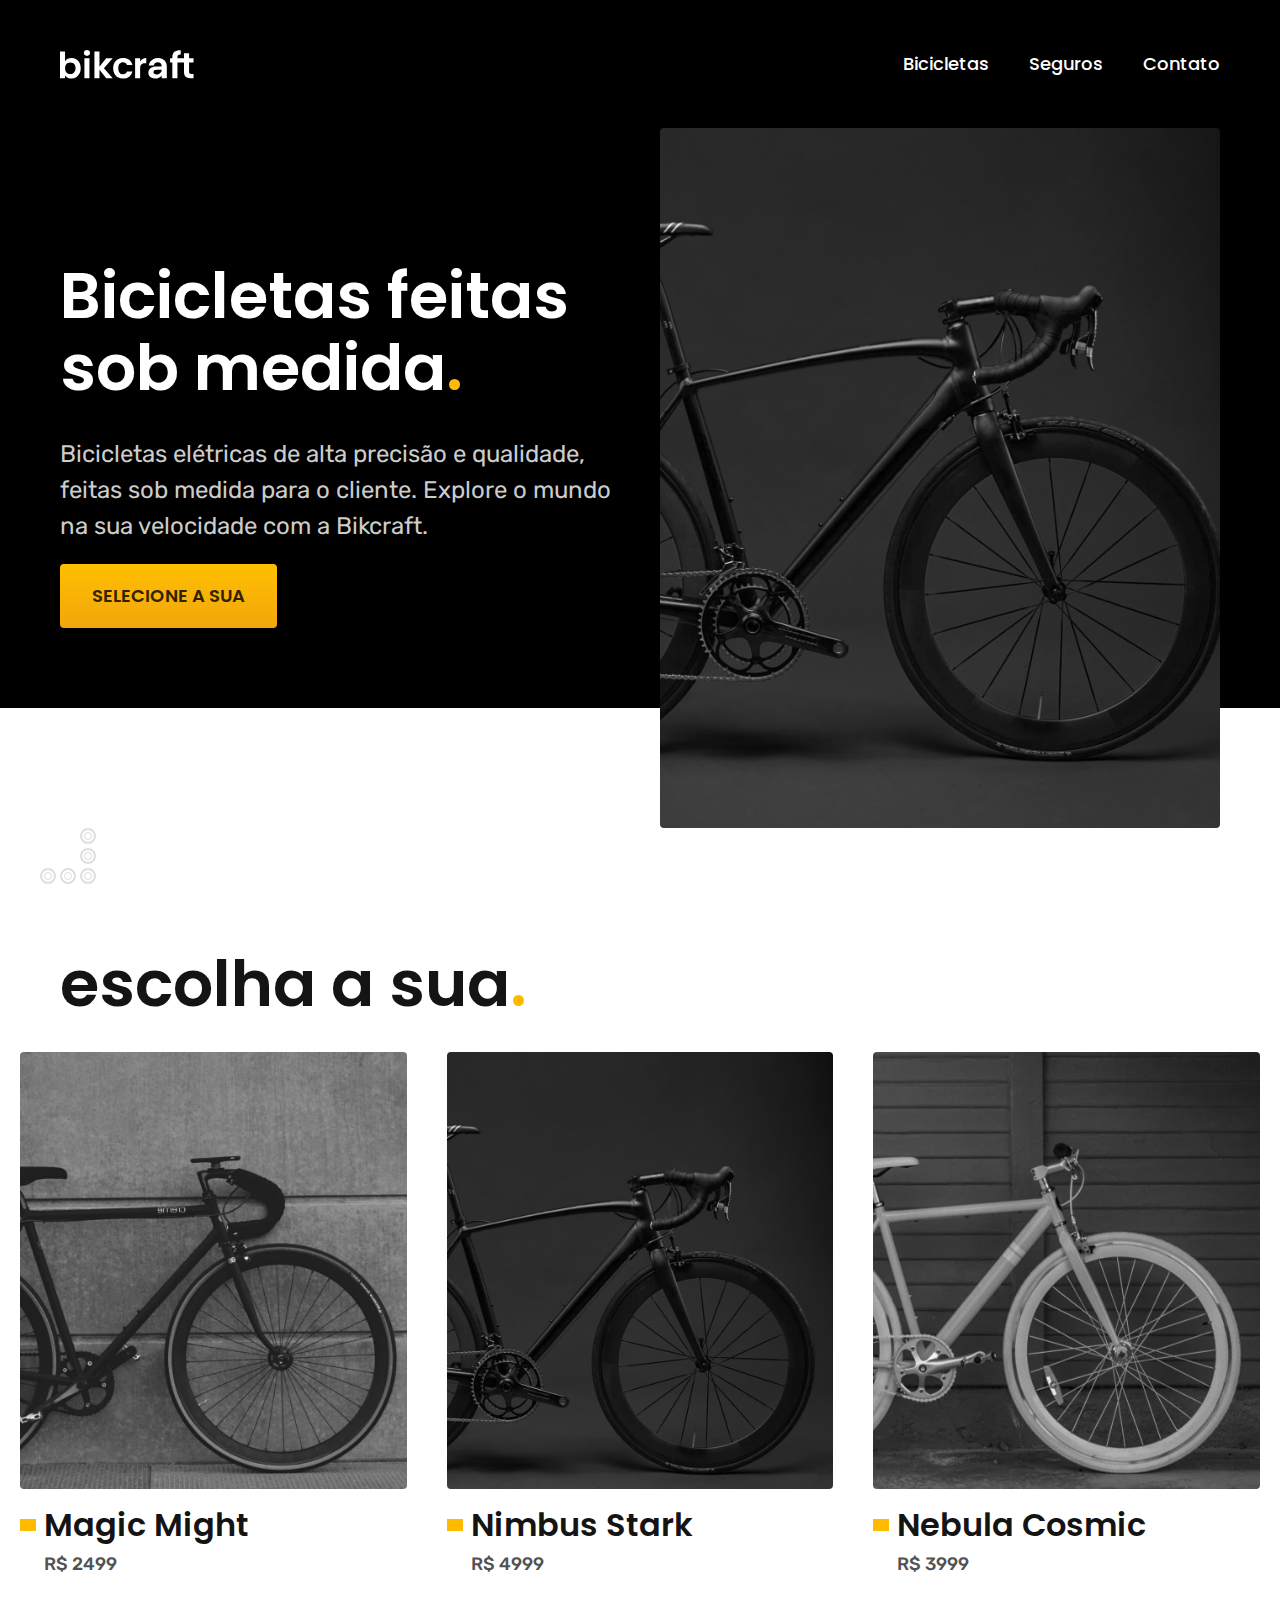
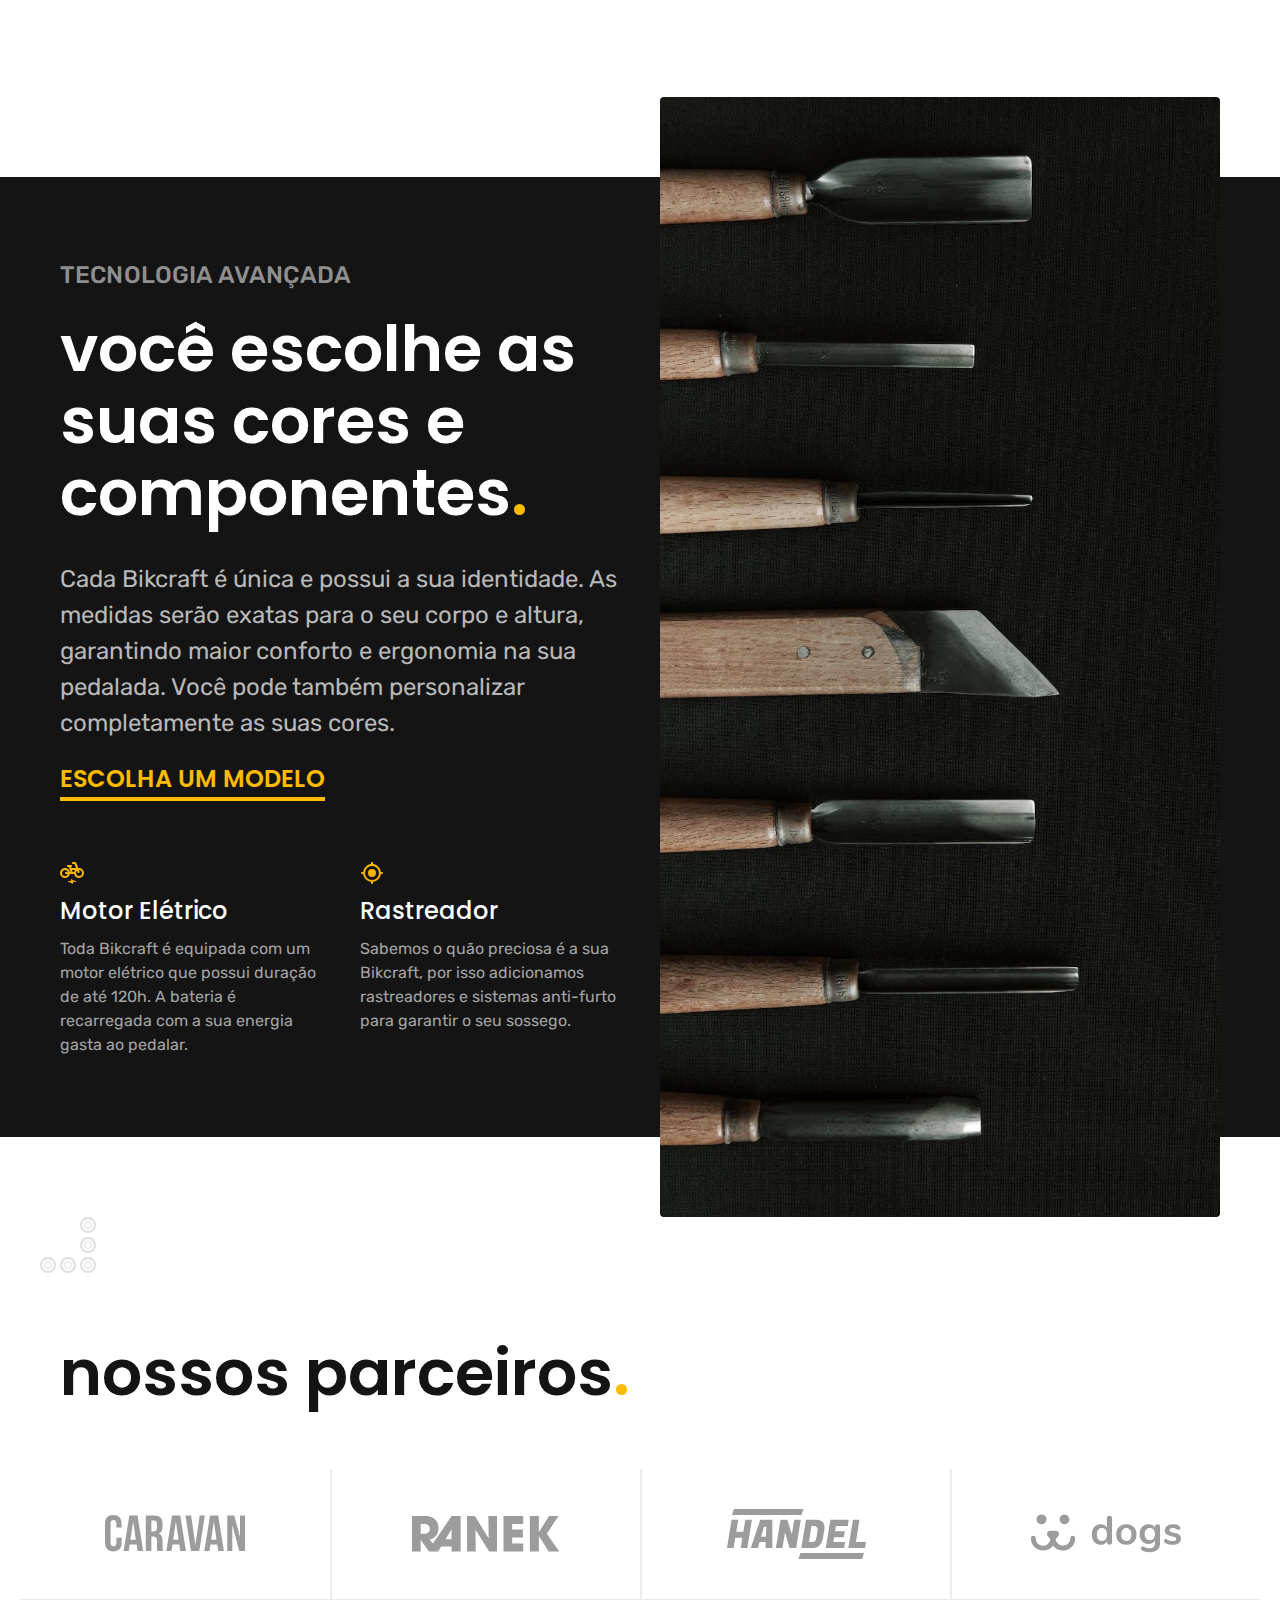
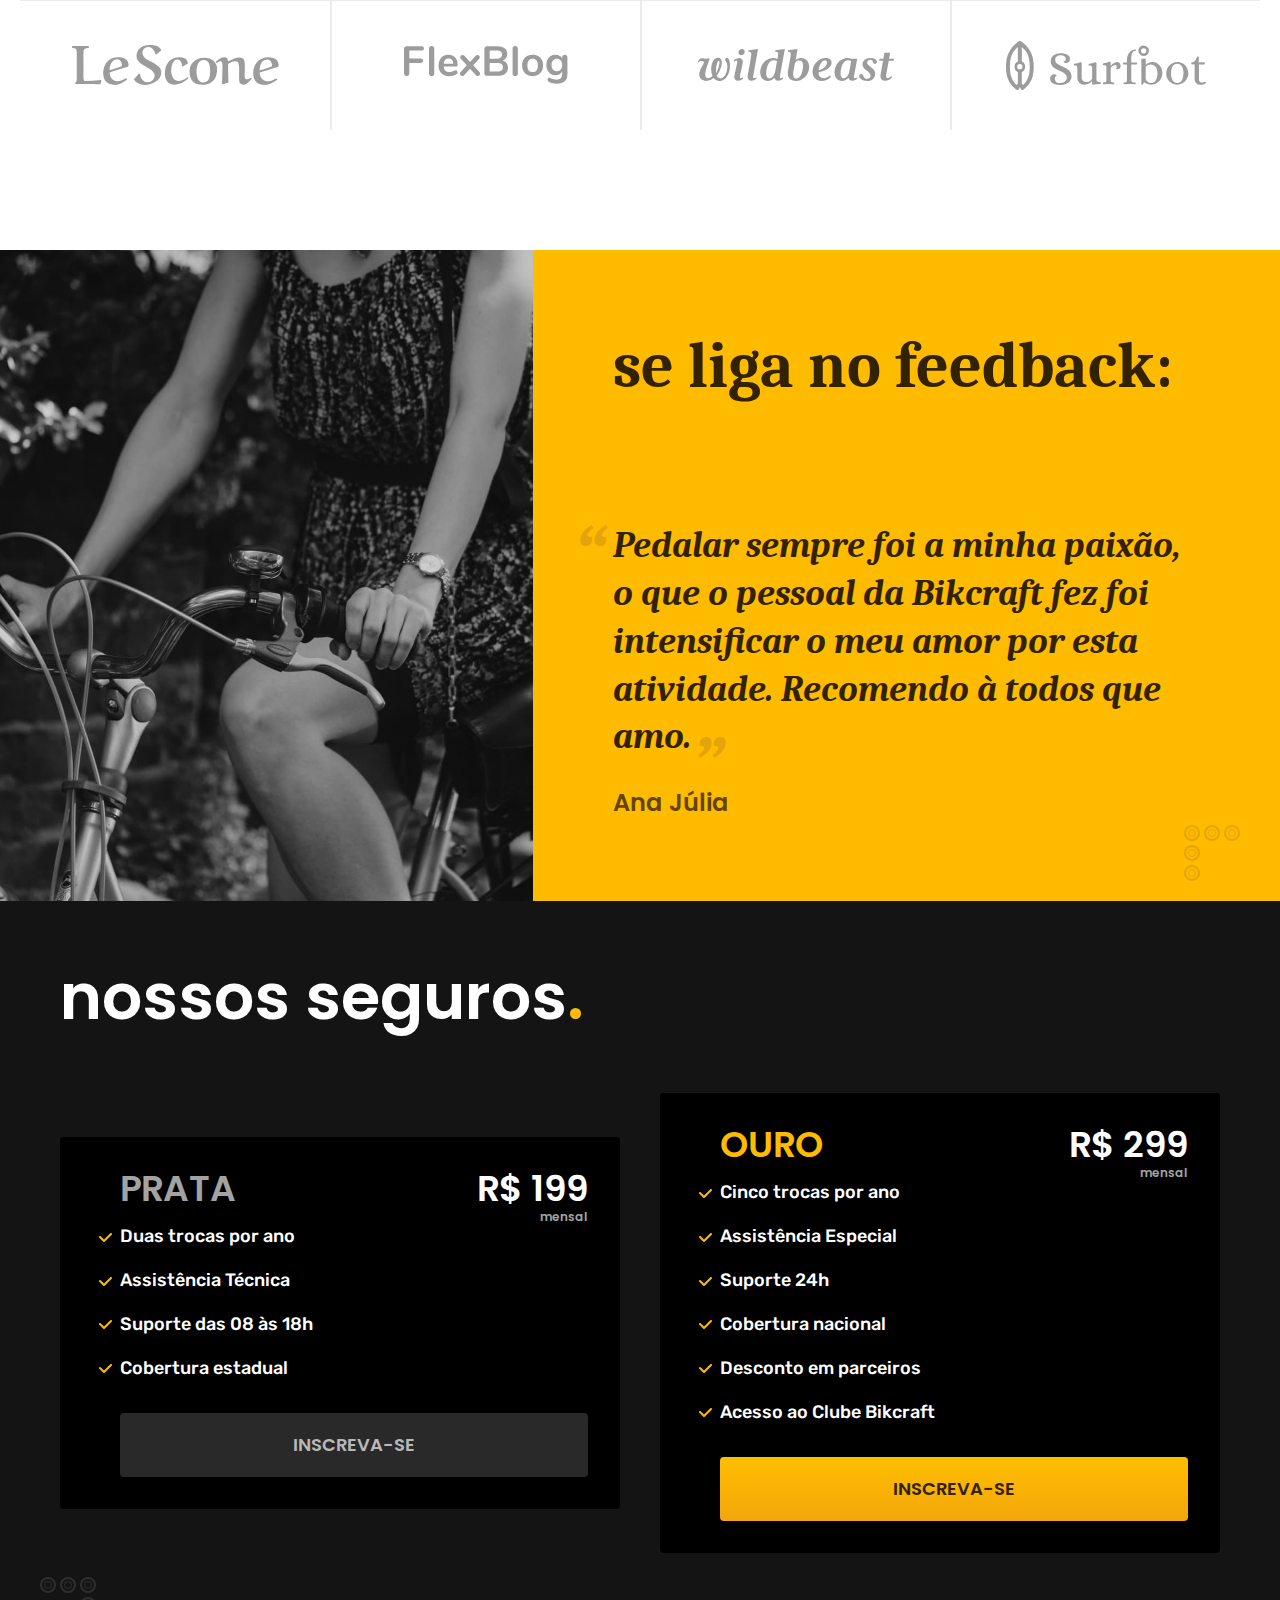
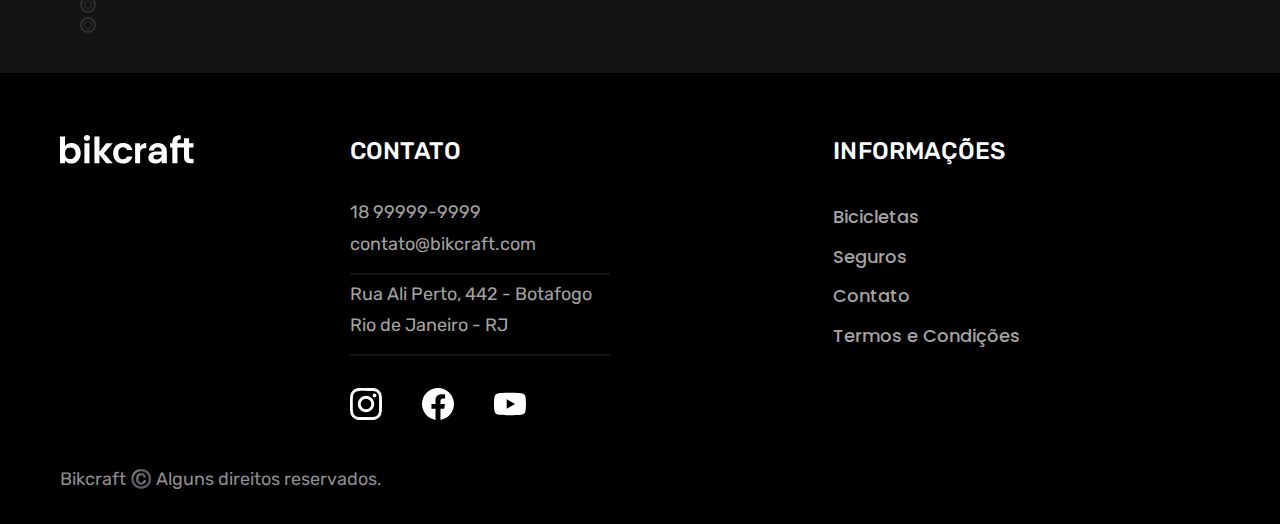
<file: index.html>
<!DOCTYPE html>
<html lang="pt-br">

<head>
  <meta charset="UTF-8">
  <meta name="viewport" content="width=device-width, initial-scale=1.0">
  <title>Bikcraft - Bicicletas Elétricas</title>
  <meta name="description" content="Bicicletas elétricas de alta precisão e qualidade,  feitas sob medida para o cliente. Explore o mundo na sua velocidade com a Bikcraft.">

  <link rel="preconnect" href="https://fonts.googleapis.com">
  <link rel="preconnect" href="https://fonts.gstatic.com" crossorigin>
  <link href="https://fonts.googleapis.com/css2?family=Caladea:ital,wght@0,700;1,700&family=Poppins:wght@500;600&family=Rubik:wght@400;500&display=swap" rel="stylesheet">

  <link rel="preload" href="css/style.css" as="style">
  <link rel="stylesheet" href="css/style.css">

  <link rel="icon" href="./favicon.svg" type="image/svg+xml">

</head>

<body>
  <header class="header-bg">
    <div class="container header">
      <a href="./"><img src="img/bikcraft.svg" width="136" height="32" alt="Logo da Bikcraft"></a>

      <nav aria-label="primária">
        <ul class="header-menu font-1-sm w">
          <li><a href="bicicletas.html">Bicicletas</a></li>
          <li><a href="seguros.html">Seguros</a></li>
          <li><a href="contato.html">Contato</a></li>
        </ul>
      </nav>
    </div>
  </header>

  <main class="introducao-bg">
    <div class="container introducao">
      <div class="introducao-info">
        <h1 class="font-1-max w">Bicicletas feitas sob medida<span class="p-1">.<span></h1>
        <p class="font-2-md g-6">Bicicletas elétricas de alta precisão e qualidade, feitas sob medida para o cliente. Explore o mundo na sua velocidade com a Bikcraft.</p>
        <a class="botao" href="bicicletas.html">Selecione a sua</a>
      </div>

      <picture class="introducao-img">
        <source media="(max-width: 800px)" srcset="/img/bicicletas/nimbus.jpg">
        <img src="/img/fotos/introducao.jpg" width="1280" height="1600" alt="Foto da bicicleta Nimbus">
      </picture>
    </div>
  </main>

  <article class="escolha" aria-labelledby="aria-escolha">
    <h2 id="aria-escolha" class="container font-1-max g-15">escolha a sua<span class="p-1">.</span></h2>

    <ul class="container escolha-lista">
      <li>
        <a href="bicicleta/magic.html">
          <img src="./img/bicicletas/magic-home.jpg" width="920" height="1040" alt="Foto da bicicleta Magic">
          <h3 class="font-1-lg g-15">Magic Might</h3>
          <span class="font-2-sm-b g-12">R$ 2499</span>
        </a>
      </li>
      <li>
        <a href="bicicleta/nimbus.html">
          <img src="./img/bicicletas/nimbus-home.jpg" width="920" height="1040" alt="Foto da bicicleta Nimbus">
          <h3 class="font-1-lg g-15">Nimbus Stark</h3>
          <span class="font-2-sm-b g-12">R$ 4999</span>
        </a>
      </li>
      <li>
        <a href="bicicleta/nebula.html">
          <img src="./img/bicicletas/nebula-home.jpg" width="920" height="1040" alt="Foto da bicicleta Nebula">
          <h3 class="font-1-lg g-15">Nebula Cosmic</h3>
          <span class="font-2-sm-b g-12">R$ 3999</span>
        </a>
      </li>
    </ul>
  </article>

  <section class="tecnologia-bg" aria-label="Tecnologia da Bikcraft">
    <div class="container tecnologia">
      <div class="tecnologia-info">
        <span class="font-2-md-b-caps g-9">tecnologia avançada</span>
        <h2 class="font-1-max w">você escolhe as suas cores e componentes<span class="p-1">.</span></h2>
        <p class="font-2-md g-7">Cada Bikcraft é única e possui a sua identidade. As medidas serão exatas para o seu corpo e altura, garantindo maior conforto e ergonomia na sua pedalada. Você pode também personalizar completamente as suas cores.</p>
        <a class="link" href="./bicicletas.html">escolha um modelo</a>

        <ul>
          <li>
            <img src="./img/icones/eletrica.svg" width="24" height="24" alt="">
            <h3 class="font-1-md w">Motor Elétrico</h3>
            <p class="font-2-xsm g-8">Toda Bikcraft é equipada com um motor elétrico que possui duração de até 120h. A bateria é recarregada com a sua energia gasta ao pedalar.</p>
          </li>
          <li>
            <img src="./img/icones/rastreador.svg" width="24" height="24" alt="">
            <h3 class="font-1-md w">Rastreador</h3>
            <p class="font-2-xsm g-8">Sabemos o quão preciosa é a sua Bikcraft, por isso adicionamos rastreadores e sistemas anti-furto para garantir o seu sossego.</p>
          </li>
        </ul>
      </div>

      <picture class="tecnologia-img">
        <img src="./img/fotos/diferencial.jpg" width="1200" height="1920" alt="Foto das tecnologias da Bikcraft">
      </picture>
    </div>
  </section>

  <section class="parceiros" aria-label="Parceiros da Bikcraft">
    <h2 class="container font-1-max g-15">nossos parceiros<span class="p-1">.</span></h2>
    <ul class="container">
      <li>
        <img src="/img/parceiros/caravan.svg" width="140" height="38" alt="Caravan">
      </li>
      <li>
        <img src="/img/parceiros/ranek.svg" width="148" height="36" alt="Ranek">
      </li>
      <li>
        <img src="/img/parceiros/handel.svg" width="139" height="50" alt="Handel">
      </li>
      <li>
        <img src="/img/parceiros/dogs.svg" width="152" height="39" alt="Dogs">
      </li>
      <li>
        <img src="/img/parceiros/lescone.svg" width="208" height="41" alt="Lescone">
      </li>
      <li>
        <img src="/img/parceiros/flexblog.svg" width="164" height="38" alt="Flexblog">
      </li>
      <li>
        <img src="/img/parceiros/wildbeast.svg" width="196" height="34" alt="Wildbeast">
      </li>
      <li>
        <img src="/img/parceiros/surfbot.svg" width="200" height="49" alt="Surfboot">
      </li>
    </ul>
  </section>

  <section id="depoimento" class="depoimento-bg" aria-label="Depoimento de um cliente da Bikcraft">
    <picture class="depoimento-img">
      <source media="(max-width: 800px)" srcset="./img/fotos/depoimento-otm.jpg">
      <img src="./img/fotos/depoimento.jpg" width="1360" height="1200" alt="Foto da cliente usando a Bikcraft">
    </picture>

    <div class="depoimento-info">
      <h2 class="font-3-max p-5">se liga no feedback<span>:</span></h2>
      <blockquote class="font-3-xlg-i p-5">Pedalar sempre foi a minha paixão, o que o pessoal da Bikcraft fez foi intensificar o meu amor por esta atividade. Recomendo à todos que amo.</blockquote>
      <span class="font-1-md-b p-4">Ana Júlia</span>
    </div>
  </section>

  <article id="seguros-home" class="seguros-bg" aria-labelledby="aria-seguros">
    <div class="container seguros">
      <h2 id="aria-seguros" class="font-1-max w">nossos seguros<span class="p-1">.</span></h2>

      <ul class="seguros-lista">
        <li>
          <h3 class="font-1-xlg-caps g-8">Prata</h3>
          <span class="font-1-xlg w">R$ 199<span class="font-1-min-b g-8">mensal</span></span>

          <ul class="seguro-beneficios font-2-sm-b w">
            <li>Duas trocas por ano</li>
            <li>Assistência Técnica</li>
            <li>Suporte das 08 às 18h</li>
            <li>Cobertura estadual</li>
          </ul>
          <a class="botao prata" href="./orcamento.html">Inscreva-se</a>
        </li>

        <li class="ouro">
          <h3 class="font-1-xlg-caps p-1">Ouro</h3>
          <span class="font-1-xlg w">R$ 299<span class="font-1-min-b g-8">mensal</span></span>
          <ul class="seguro-beneficios font-2-sm-b w">
            <li>Cinco trocas por ano</li>
            <li>Assistência Especial</li>
            <li>Suporte 24h</li>
            <li>Cobertura nacional</li>
            <li>Desconto em parceiros</li>
            <li>Acesso ao Clube Bikcraft</li>
          </ul>
          <a class="botao" href="./orcamento.html">Inscreva-se</a>
        </li>
      </ul>
    </div>
  </article>

  <footer class="footer-bg">
    <div class="footer container">
      <img src="./img/bikcraft.svg" width="136" height="32" alt="Logo da Bikcraft">
      <ul class="footer-contato font-2-sm g-8">
        <h2 class="font-2-md-b-caps w">Contato</h2>
        <li><a href="tel:+5518999999999">18 99999-9999</a></li>
        <li><a href="mailto:contato@bikcraft.com">contato@bikcraft.com</a></li>
        <li>Rua Ali Perto, 442 - Botafogo <span>Rio de Janeiro - RJ</span></li>
        <ul class="footer-redes">
          <li><a href=""><img src="/img/redes-sociais/instagram.svg" width="32" height="32" alt="Instagram"></a></li>
          <li><a href=""><img src="/img/redes-sociais/facebook.svg" width="32" height="32" alt="Facebook"></a></li>
          <li><a href=""><img src="/img/redes-sociais/youtube.svg" width="32" height="32" alt="Youtube"></a></li>
        </ul>
      </ul>
      <nav>
        <ul class="font-1-sm g-8 footer-informacoes">
          <h2 class="font-2-md-b-caps w">Informações</h2>
          <li><a href="bicicletas.html">Bicicletas</a></li>
          <li><a href="seguros.html">Seguros</a></li>
          <li><a href="contato.html">Contato</a></li>
          <li><a href="termos.html">Termos e Condições</a></li>
        </ul>
      </nav>
      <span class="footer-copy font-2-sm g-9">Bikcraft ©️ Alguns direitos reservados.</span>
    </div>
  </footer>
</body>

</html>
</file>
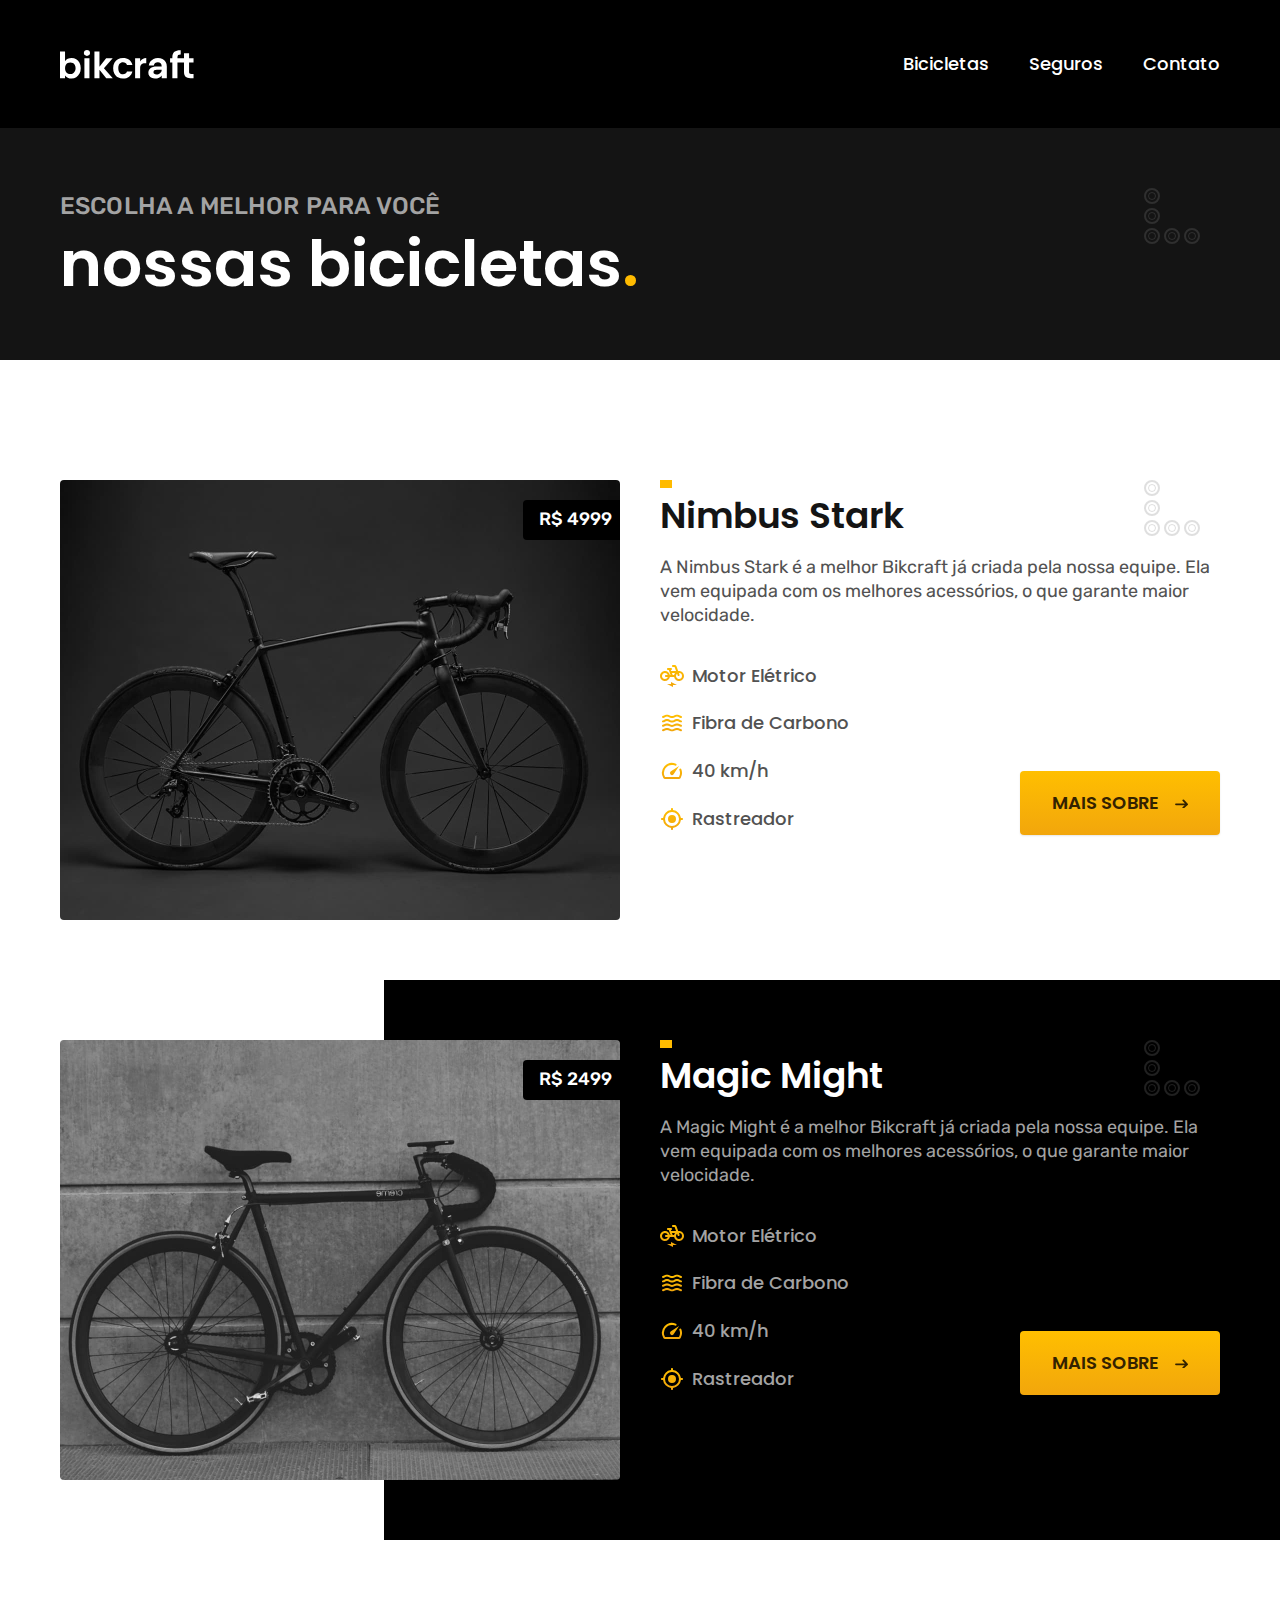
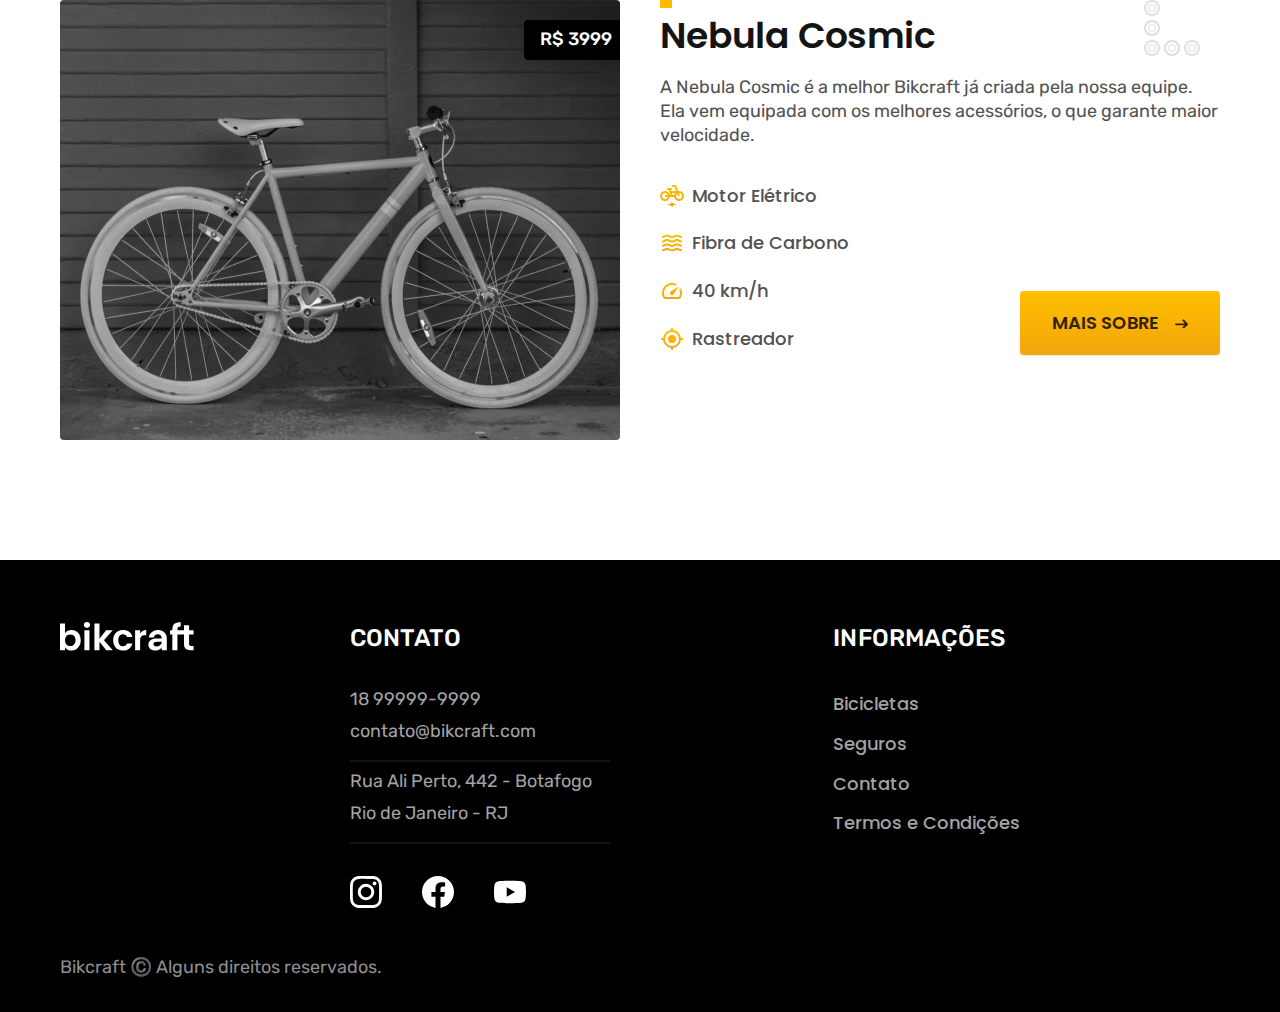
<file: bicicletas.html>
<!DOCTYPE html>
<html lang="pt-br">

<head>
  <meta charset="UTF-8">
  <meta name="viewport" content="width=device-width, initial-scale=1.0">
  <title>Bicicletas | Bikcraft</title>
  <meta name="description" content="Confira as bicicletas da Bikcraft.">

  <link rel="preconnect" href="https://fonts.googleapis.com">
  <link rel="preconnect" href="https://fonts.gstatic.com" crossorigin>
  <link href="https://fonts.googleapis.com/css2?family=Caladea:ital,wght@0,700;1,700&family=Poppins:wght@500;600&family=Rubik:wght@400;500&display=swap" rel="stylesheet">

  <link rel="preload" href="css/style.css" as="style">
  <link rel="stylesheet" href="css/style.css">

  <link rel="icon" href="./favicon.svg" type="image/svg+xml">
</head>

<body>
  <header class="header-bg">
    <div class="container header">
      <a href="./"><img src="img/bikcraft.svg" width="136" height="32" alt="Logo da Bikcraft"></a>

      <nav aria-label="primária">
        <ul class="header-menu font-1-sm w">
          <li><a href="bicicletas.html">Bicicletas</a></li>
          <li><a href="seguros.html">Seguros</a></li>
          <li><a href="contato.html">Contato</a></li>
        </ul>
      </nav>
    </div>
  </header>

  <main id="bicicletas">
    <div class="titulo-bg">
      <div class="titulo container">
        <span class="font-2-md-b-caps g-8">escolha a melhor para você</span>
        <h1 class="font-1-max w">nossas bicicletas<span class="p-1">.</span></h1>
      </div>
    </div>

    <ul class="bicicletas-lista">
      <li class=" container bicicleta-item">
        <picture class="bicicleta-img">
          <img src="./img/bicicletas/nimbus.jpg" width="1120" height="880" alt="Foto da bicicleta Nimbus">
          <span class="font-2-sm-b w">R$ 4999</span>
        </picture>
        <div class="bicicleta-info">
          <h2 class="font-1-xlg g-15">Nimbus Stark</h2>
          <p class="font-2-sm g-12">A Nimbus Stark é a melhor Bikcraft já criada pela nossa equipe. Ela vem equipada com os melhores acessórios, o que garante maior velocidade.</p>
          <ul class="bicicleta-beneficios ">
            <li>
              <img src="./img/icones/eletrica.svg" width="24" height="24" alt="">
              <h3 class="font-1-sm g-12">Motor Elétrico</h3>
            </li>
            <li>
              <img src="./img/icones/carbono.svg" width="24" height="24" alt="">
              <h3 class="font-1-sm g-12">Fibra de Carbono</h3>
            </li>
            <li>
              <img src="./img/icones/velocidade.svg" width="24" height="24" alt="">
              <h3 class="font-1-sm g-12">40 km/h</h3>
            </li>
            <li>
              <img src="./img/icones/rastreador.svg" width="24" height="24" alt="">
              <h3 class="font-1-sm g-12">Rastreador</h3>
            </li>
          </ul>
          <a class="botao" href="./bicicleta/nimbus.html">Mais sobre</a>
        </div>
      </li>

      <li class="bicicleta-item-bg">
        <div class=" container bicicleta-item">
          <picture class="bicicleta-img">
            <img src="./img/bicicletas/magic.jpg" width="1120" height="880" alt="Foto da bicicleta Magic">
            <span class="font-2-sm-b w">R$ 2499</span>
          </picture>
          <div class="bicicleta-info">
            <h2 class="font-1-xlg w">Magic Might</h2>
            <p class="font-2-sm g-8">A Magic Might é a melhor Bikcraft já criada pela nossa equipe. Ela vem equipada com os melhores acessórios, o que garante maior velocidade.</p>
            <ul class="font-1-sm g-8 bicicleta-beneficios ">
              <li>
                <img src="./img/icones/eletrica.svg" width="24" height="24" alt="">
                Motor Elétrico
              </li>
              <li>
                <img src="./img/icones/carbono.svg" width="24" height="24" alt="">
                Fibra de Carbono
              </li>
              <li>
                <img src="./img/icones/velocidade.svg" width="24" height="24" alt="">
                40 km/h
              </li>
              <li>
                <img src="./img/icones/rastreador.svg" width="24" height="24" alt="">
                Rastreador
              </li>
            </ul>
            <a class="botao" href="./bicicleta/magic.html">Mais sobre</a>
          </div>
        </div>
      </li>

      <li class=" container bicicleta-item">
        <picture class="bicicleta-img">
          <img src="./img/bicicletas/nebula.jpg" width="1120" height="880" alt="Foto da bicicleta Nebula">
          <span class="font-2-sm-b w">R$ 3999</span>
        </picture>
        <div class="bicicleta-info">
          <h2 class="font-1-xlg g-15">Nebula Cosmic</h2>
          <p class="font-2-sm g-12">A Nebula Cosmic é a melhor Bikcraft já criada pela nossa equipe. Ela vem equipada com os melhores acessórios, o que garante maior velocidade.</p>
          <ul class="bicicleta-beneficios ">
            <li>
              <img src="./img/icones/eletrica.svg" width="24" height="24" alt="">
              <h3 class="font-1-sm g-12">Motor Elétrico</h3>
            </li>
            <li>
              <img src="./img/icones/carbono.svg" width="24" height="24" alt="">
              <h3 class="font-1-sm g-12">Fibra de Carbono</h3>
            </li>
            <li>
              <img src="./img/icones/velocidade.svg" width="24" height="24" alt="">
              <h3 class="font-1-sm g-12">40 km/h</h3>
            </li>
            <li>
              <img src="./img/icones/rastreador.svg" width="24" height="24" alt="">
              <h3 class="font-1-sm g-12">Rastreador</h3>
            </li>
          </ul>
          <a class="botao" href="./bicicleta/nebula.html">Mais sobre</a>
        </div>
      </li>
    </ul>
  </main>

  <footer class="footer-bg">
    <div class="footer container">
      <img src="./img/bikcraft.svg" width="136" height="32" alt="Logo da Bikcraft">
      <ul class="footer-contato font-2-sm g-8">
        <h2 class="font-2-md-b-caps w">Contato</h2>
        <li><a href="tel:+5518999999999">18 99999-9999</a></li>
        <li><a href="mailto:contato@bikcraft.com">contato@bikcraft.com</a></li>
        <li>Rua Ali Perto, 442 - Botafogo <span>Rio de Janeiro - RJ</span></li>
        <ul class="footer-redes">
          <li><a href=""><img src="/img/redes-sociais/instagram.svg" width="32" height="32" alt="Instagram"></a></li>
          <li><a href=""><img src="/img/redes-sociais/facebook.svg" width="32" height="32" alt="Facebook"></a></li>
          <li><a href=""><img src="/img/redes-sociais/youtube.svg" width="32" height="32" alt="Youtube"></a></li>
        </ul>
      </ul>
      <nav>
        <ul class="font-1-sm g-8 footer-informacoes">
          <h2 class="font-2-md-b-caps w">Informações</h2>
          <li><a href="bicicletas.html">Bicicletas</a></li>
          <li><a href="seguros.html">Seguros</a></li>
          <li><a href="contato.html">Contato</a></li>
          <li><a href="termos.html">Termos e Condições</a></li>
        </ul>
      </nav>
      <span class="footer-copy font-2-sm g-9">Bikcraft ©️ Alguns direitos reservados.</span>
    </div>
  </footer>
</body>

</html>
</file>
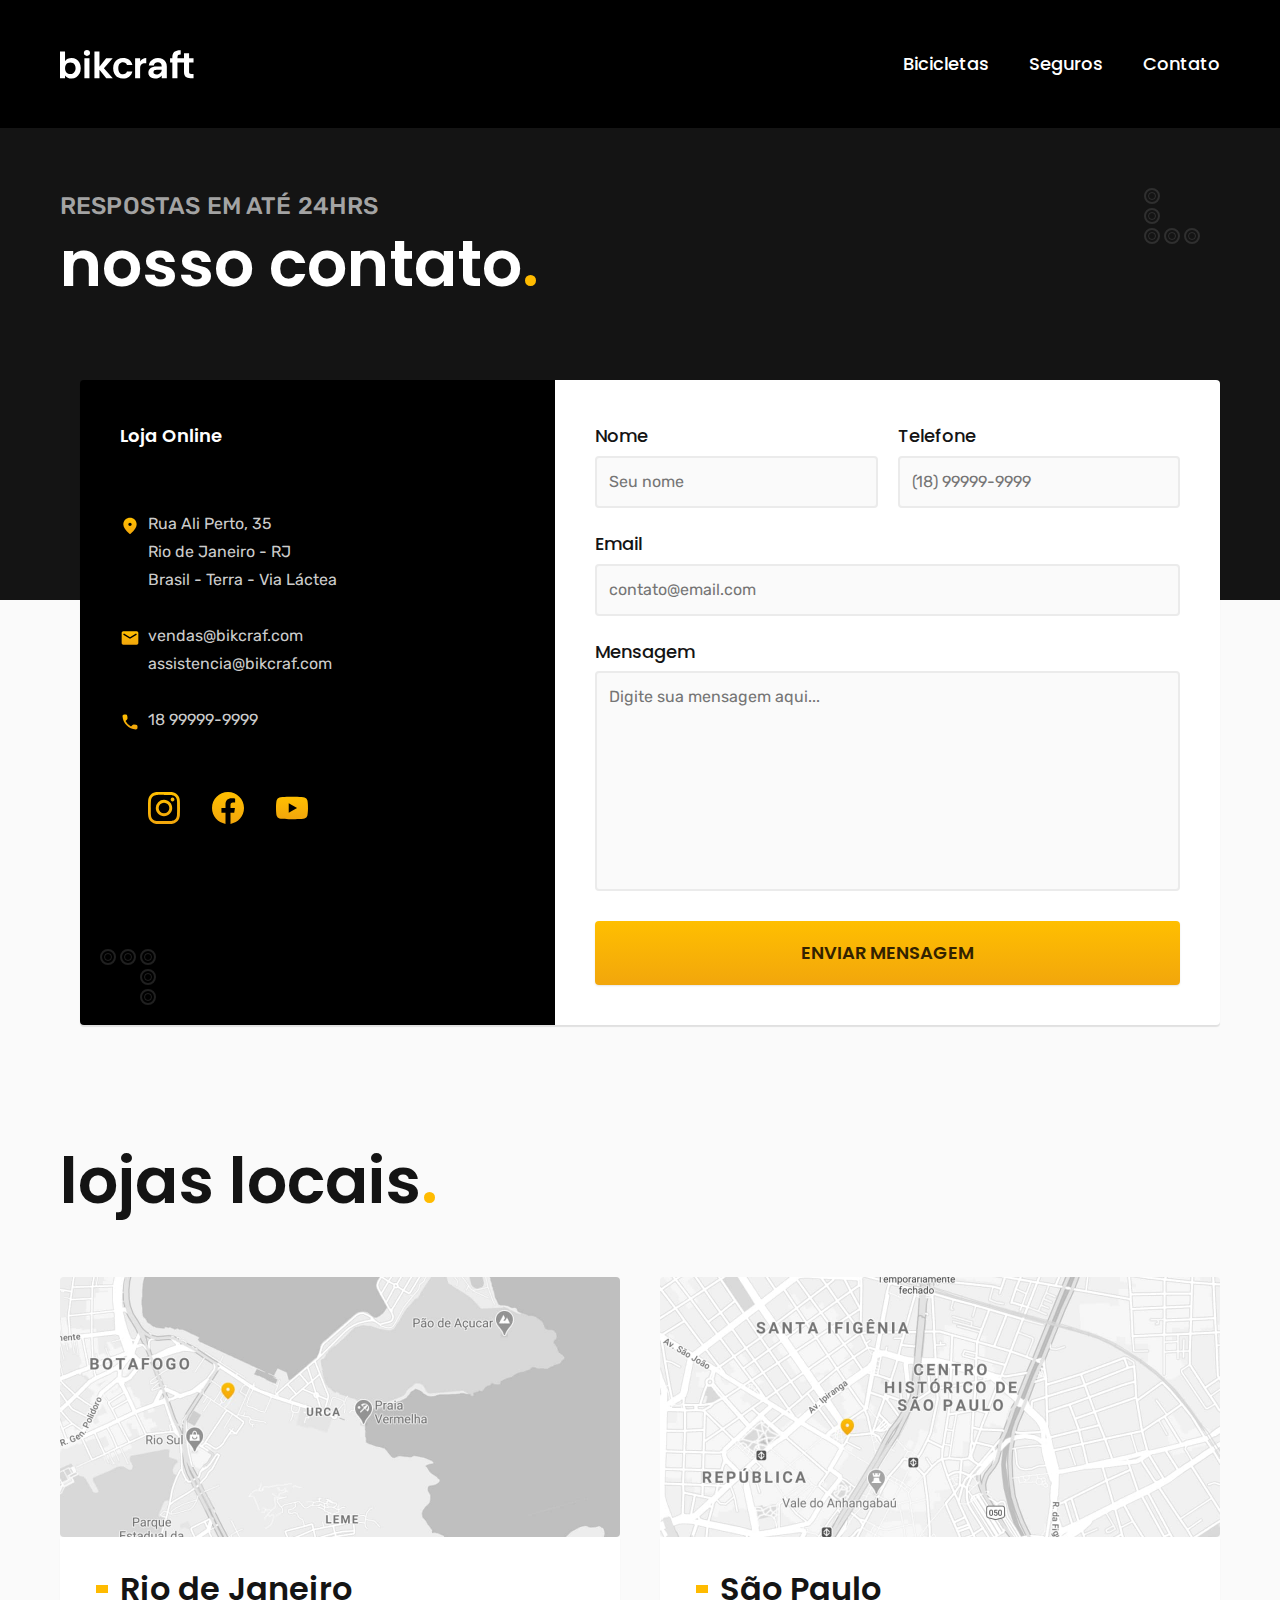
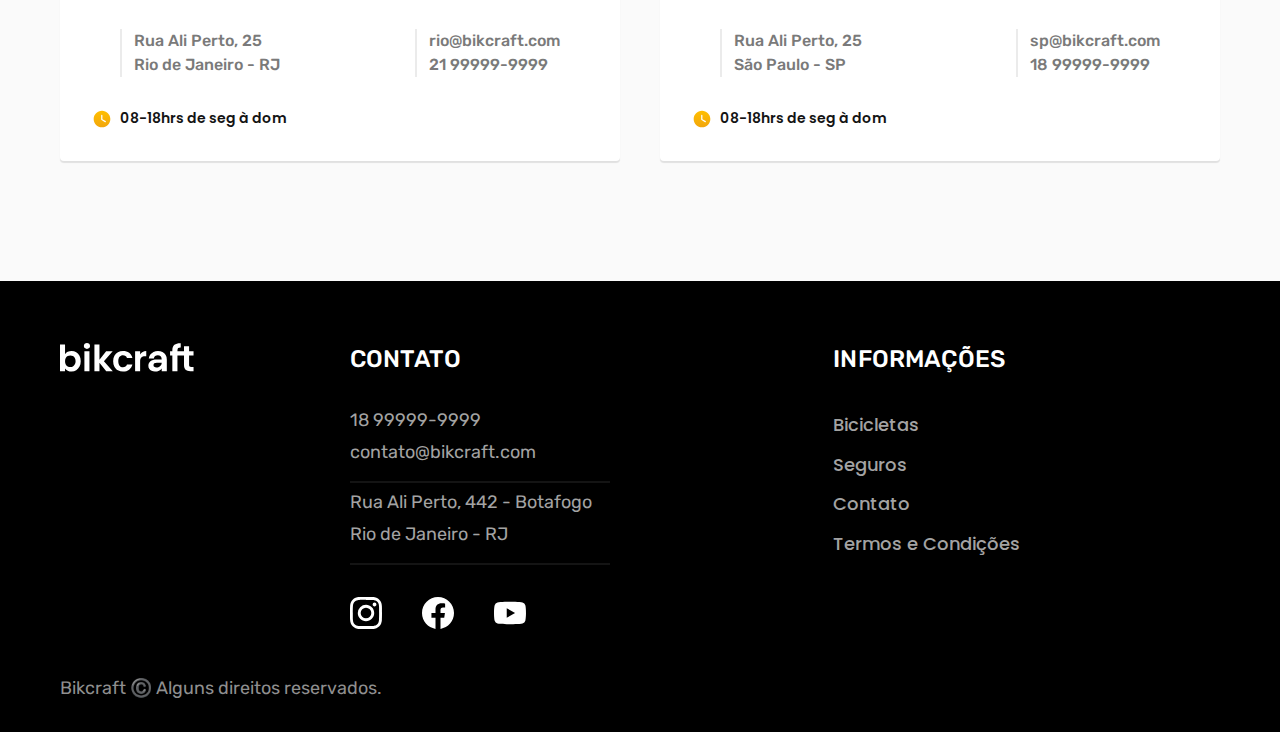
<file: contato.html>
<!DOCTYPE html>
<html lang="pt-br">

<head>
  <meta charset="UTF-8">
  <meta name="viewport" content="width=device-width, initial-scale=1.0">
  <title>Contato | Bikcraft</title>
  <meta name="description" content="Possui uma dúvida? Entre em contato com o suporte da Bikcraft, estamos aqui para te ajudar.">

  <link rel="preconnect" href="https://fonts.googleapis.com">
  <link rel="preconnect" href="https://fonts.gstatic.com" crossorigin>
  <link href="https://fonts.googleapis.com/css2?family=Caladea:ital,wght@0,700;1,700&family=Poppins:wght@500;600&family=Rubik:wght@400;500&display=swap" rel="stylesheet">

  <link rel="preload" href="css/style.css" as="style">
  <link rel="stylesheet" href="css/style.css">

  <link rel="icon" href="./favicon.svg" type="image/svg+xml">
</head>

<body id="contato">
  <header class="header-bg">
    <div class="container header">
      <a href="./"><img src="img/bikcraft.svg" width="136" height="32" alt="Logo da Bikcraft"></a>

      <nav aria-label="primária">
        <ul class="header-menu font-1-sm w">
          <li><a href="bicicletas.html">Bicicletas</a></li>
          <li><a href="seguros.html">Seguros</a></li>
          <li><a href="contato.html">Contato</a></li>
        </ul>
      </nav>
    </div>
  </header>

  <main>
    <div class="titulo-bg">
      <div class="titulo container">
        <span class="font-2-md-b-caps g-8">respostas em até 24hrs</span>
        <h1 class="font-1-max w">nosso contato<span class="p-1">.</span></h1>
      </div>
    </div>

    <div class="contato container">

      <section class="contato-info" aria-label="Endereço e meios de contato da Bikcraft">
        <h2 class="font-1-sm-b w">Loja Online</h2>
        <address class="font-2-xsm g-6">
          <div class="contato-endereco">
            <span>Rua Ali Perto, 35</span>
            <span>Rio de Janeiro - RJ</span>
            <span>Brasil - Terra - Via Láctea</span>
          </div>
          <div class="contato-formas">
            <a href="mailto:vendas@bikcraf.com">vendas@bikcraf.com</a>
            <a href="mailto:assistencia@bikcraf.com">assistencia@bikcraf.com</a>
            <a href="tel:+5518999999999">18 99999-9999</a>
          </div>
          <div class="contato-redes">
            <a href=""><img src="/img/redes-sociais/instagram-p.svg" width="32" height="32" alt="Instagram"></a>
            <a href=""><img src="/img/redes-sociais/facebook-p.svg" width="32" height="32" alt="Facebook"></a>
            <a href=""><img src="/img/redes-sociais/youtube-p.svg" width="32" height="32" alt="Youtube"></a>
          </div>
        </address>
      </section>

      <form action="./" class="font-1-sm g-15" aria-label="Formulário de Contato">
        <div class="nome">
          <label for="name">Nome</label>
          <input class="font-2-xsm" type="text" id="name" name="name" placeholder="Seu nome">
        </div>

        <div class="telefone">
          <label for="tel">Telefone</label>
          <input class="font-2-xsm" type="text" id="tel" name="tel" placeholder="(18) 99999-9999">
        </div>

        <div class="email">
          <label for="email">Email</label>
          <input class="font-2-xsm" type="email" id="email" name="email" placeholder="contato@email.com">
        </div>

        <div class="mensagem">
          <label for="mensagem">Mensagem</label>
          <textarea class="font-2-xsm" name="mensagem" id="mensagem" rows="8" placeholder="Digite sua mensagem aqui..."></textarea>
        </div>

        <button class="botao">Enviar Mensagem</button>
      </form>

    </div>
  </main>

  <section class="lojas container" aria-label="Lojas da Bikcraft">
    <h2 class="font-1-max g-15">lojas locais<span class="p-1">.</span></h2>

    <ul class="lojas-lista">
      <li>
        <img src="./img/locais/rj.jpg" width="1120" height="520" alt="Localização da loja no Rio de Janeiro em Rua Ali Perto, 25 - Rio de Janeiro">
        <div class="loja-info">
          <h3 class="font-1-lg g-15">Rio de Janeiro</h3>
          <address class="font-2-xsm-b g-10">
            <div>
              <span>Rua Ali Perto, 25</span>
              <span>Rio de Janeiro - RJ</span>
            </div>
            <div>
              <a href="mailto:rio@bikcraft.com">rio@bikcraft.com</a>
              <a href="tel:+5521999999999">21 99999-9999</a>
            </div>
          </address>
          <span class="font-1-xsm g-15">08-18hrs de seg à dom</span>
        </div>
      </li>

      <li>
        <img src="./img/locais/sp.jpg" width="1120" height="520" alt="Localização da loja em São Paulo na Rua Ali Perto, 25 - São Paulo">
        <div class="loja-info">
          <h3 class="font-1-lg g-15">São Paulo</h3>
          <address class="font-2-xsm-b g-10">
            <div>
              <span>Rua Ali Perto, 25</span>
              <span>São Paulo - SP</span>
            </div>
            <div>
              <a href="mailto:sp@bikcraft.com">sp@bikcraft.com</a>
              <a href="tel:+5518999999999">18 99999-9999</a>
            </div>
          </address>
          <span class="font-1-xsm g-15">08-18hrs de seg à dom</span>
        </div>
      </li>
    </ul>
  </section>

  <footer class="footer-bg">
    <div class="footer container">
      <img src="./img/bikcraft.svg" width="136" height="32" alt="Logo da Bikcraft">
      <ul class="footer-contato font-2-sm g-8">
        <h2 class="font-2-md-b-caps w">Contato</h2>
        <li><a href="tel:+5518999999999">18 99999-9999</a></li>
        <li><a href="mailto:contato@bikcraft.com">contato@bikcraft.com</a></li>
        <li>Rua Ali Perto, 442 - Botafogo <span>Rio de Janeiro - RJ</span></li>
        <ul class="footer-redes">
          <li><a href=""><img src="/img/redes-sociais/instagram.svg" width="32" height="32" alt="Instagram"></a></li>
          <li><a href=""><img src="/img/redes-sociais/facebook.svg" width="32" height="32" alt="Facebook"></a></li>
          <li><a href=""><img src="/img/redes-sociais/youtube.svg" width="32" height="32" alt="Youtube"></a></li>
        </ul>
      </ul>
      <nav>
        <ul class="font-1-sm g-8 footer-informacoes">
          <h2 class="font-2-md-b-caps w">Informações</h2>
          <li><a href="bicicletas.html">Bicicletas</a></li>
          <li><a href="seguros.html">Seguros</a></li>
          <li><a href="contato.html">Contato</a></li>
          <li><a href="termos.html">Termos e Condições</a></li>
        </ul>
      </nav>
      <span class="footer-copy font-2-sm g-9">Bikcraft ©️ Alguns direitos reservados.</span>
    </div>
  </footer>
</body>

</html>
</file>
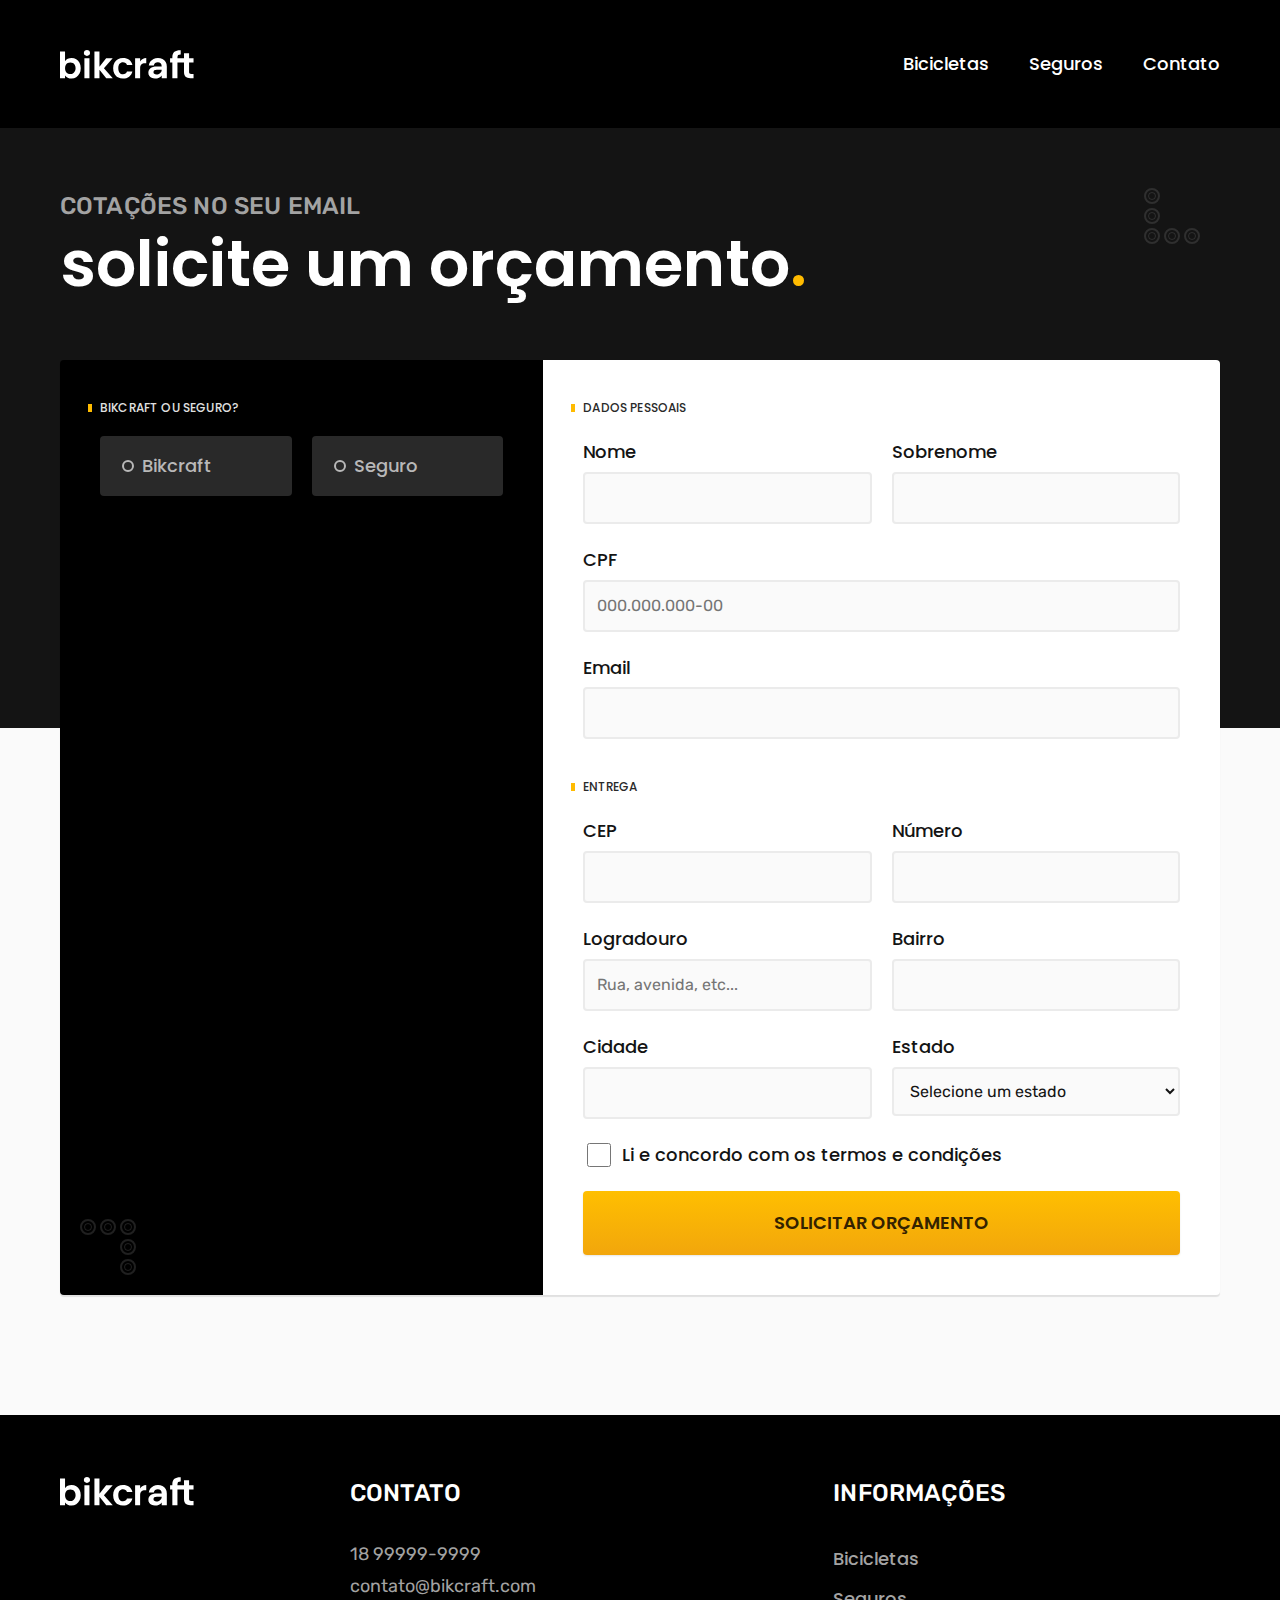
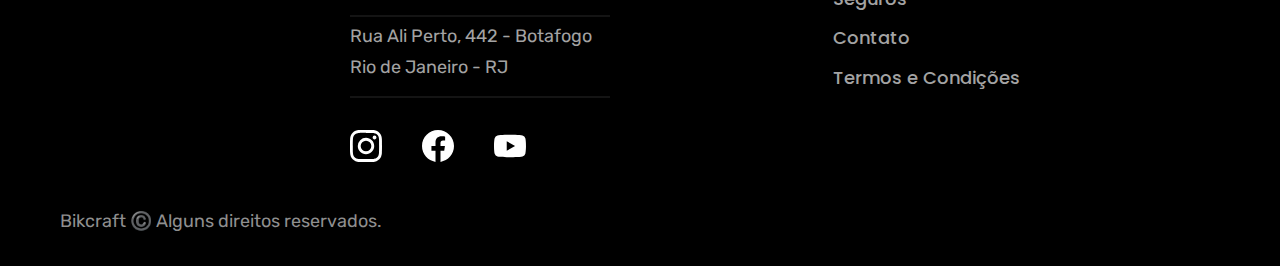
<file: orcamento.html>
<!DOCTYPE html>
<html lang="pt-br">

<head>
  <meta charset="UTF-8">
  <meta name="viewport" content="width=device-width, initial-scale=1.0">
  <title>Orçamento | Bikcraft</title>
  <meta name="description" content="Faça o orçamento da sua Bikcraft ou do seu seguro.">

  <link rel="preconnect" href="https://fonts.googleapis.com">
  <link rel="preconnect" href="https://fonts.gstatic.com" crossorigin>
  <link href="https://fonts.googleapis.com/css2?family=Caladea:ital,wght@0,700;1,700&family=Poppins:wght@500;600&family=Rubik:wght@400;500&display=swap" rel="stylesheet">

  <link rel="preload" href="css/style.css" as="style">
  <link rel="stylesheet" href="css/style.css">

  <link rel="icon" href="./favicon.svg" type="image/svg+xml">
</head>

<body id="orcamento">
  <header class="header-bg">
    <div class="container header">
      <a href="./"><img src="img/bikcraft.svg" width="136" height="32" alt="Logo da Bikcraft"></a>

      <nav aria-label="primária">
        <ul class="header-menu font-1-sm w">
          <li><a href="bicicletas.html">Bicicletas</a></li>
          <li><a href="seguros.html">Seguros</a></li>
          <li><a href="contato.html">Contato</a></li>
        </ul>
      </nav>
    </div>
  </header>

  <main id="orcamento">
    <div class="titulo-bg">
      <div class="titulo container">
        <span class="font-2-md-b-caps g-8">cotações no seu email</span>
        <h1 class="font-1-max w">solicite um orçamento<span class="p-1">.</span></h1>
      </div>
    </div>

    <form class="orcamento container" action="" aria-label="Formulário de Orçamento de Seguro ou da Bicicleta Bikcraft">
      <div class="orcamento-tipo">
        <h2 class="font-1-min-caps g-5">Bikcraft ou Seguro?</h2>

        <input type="radio" name="tipo" value="bikcraft" id="bikcraft">
        <label class="font-1-sm g-7" for="bikcraft">Bikcraft</label>

        <input type="radio" name="tipo" value="seguro" id="seguro">
        <label class="font-1-sm g-7" for="seguro">Seguro</label>

        <div class="orcamento-tipo-selecionado" id="orcamento-bikcraft">
          <h2 class="font-1-min-caps g-5">Escolha a sua</h2>

          <input type="radio" name="produto" value="nimbus" id="nimbus">
          <label class="font-1-sm g-7" for="nimbus">Nimbus Stark <span class="font-1-sm g-15">R$ 4999</span></label>

          <div class="orcamento-tipo-detalhes">
            <ul>
              <li>
                <img src="./img/icones/eletrica.svg" width="16" height="16" alt="">
                <h3 class="font-1-min g-12">Motor Elétrico</h3>
              </li>
              <li>
                <img src="./img/icones/carbono.svg" width="16" height="16" alt="">
                <h3 class="font-1-min g-12">Fibra de Carbono</h3>
              </li>
              <li>
                <img src="./img/icones/velocidade.svg" width="16" height="16" alt="">
                <h3 class="font-1-min g-12">40 km/h</h3>
              </li>
              <li>
                <img src="./img/icones/rastreador.svg" width="16" height="16" alt="">
                <h3 class="font-1-min g-12">Rastreador</h3>
              </li>
            </ul>

            <picture>
              <img src="./img/bicicletas/nimbus.jpg" width="1120" height="880" alt="Foto da bicicleta Nimbus">
            </picture>
          </div>

          <input type="radio" name="produto" value="magic" id="magic">
          <label class="font-1-sm g-7" for="magic">Magic Might <span class="font-1-sm g-15">R$ 2499</span></label>

          <div class="orcamento-tipo-detalhes">
            <ul>
              <li>
                <img src="./img/icones/eletrica.svg" width="16" height="16" alt="">
                <h3 class="font-1-min g-12">Motor Elétrico</h3>
              </li>
              <li>
                <img src="./img/icones/carbono.svg" width="16" height="16" alt="">
                <h3 class="font-1-min g-12">Fibra de Carbono</h3>
              </li>
              <li>
                <img src="./img/icones/velocidade.svg" width="16" height="16" alt="">
                <h3 class="font-1-min g-12">40 km/h</h3>
              </li>
              <li>
                <img src="./img/icones/rastreador.svg" width="16" height="16" alt="">
                <h3 class="font-1-min g-12">Rastreador</h3>
              </li>
            </ul>

            <picture>
              <img src="./img/bicicletas/magic.jpg" width="1120" height="880" alt="Foto da Bicicleta Magic">
            </picture>
          </div>

          <input type="radio" name="produto" value="nebula" id="nebula">
          <label class="font-1-sm g-7" for="nebula">Nebula Cosmic <span class="font-1-sm g-15">R$ 3999</span></label>

          <div class="orcamento-tipo-detalhes">
            <ul>
              <li>
                <img src="./img/icones/eletrica.svg" width="16" height="16" alt="">
                <h3 class="font-1-min g-12">Motor Elétrico</h3>
              </li>
              <li>
                <img src="./img/icones/carbono.svg" width="16" height="16" alt="">
                <h3 class="font-1-min g-12">Fibra de Carbono</h3>
              </li>
              <li>
                <img src="./img/icones/velocidade.svg" width="16" height="16" alt="">
                <h3 class="font-1-min g-12">40 km/h</h3>
              </li>
              <li>
                <img src="./img/icones/rastreador.svg" width="16" height="16" alt="">
                <h3 class="font-1-min g-12">Rastreador</h3>
              </li>
            </ul>

            <picture>
              <img src="./img/bicicletas/nebula.jpg" width="1120" height="880" alt="Foto da Bicicleta Nebula">
            </picture>
          </div>
        </div>

        <div class="orcamento-tipo-selecionado" id="orcamento-seguro">
          <h2 class="font-1-min-caps g-5">Escolha o seguro</h2>

          <input type="radio" name="produto" value="prata" id="prata">
          <label class="font-1-sm g-7" for="prata">Prata <span class="font-1-sm g-15">R$ 199</span></label>

          <input type="radio" name="produto" value="ouro" id="ouro">
          <label class="font-1-sm g-7" for="ouro">Ouro <span class="font-1-sm g-15">R$ 299</span></label>
        </div>

      </div>

      <div class="orcamento-form">
        <h2 class="font-1-min-caps g-14">dados pessoais</h2>
        <div class="nome">
          <label class="font-1-sm g-15" for="name">Nome</label>
          <input class="font-2-xsm" type="text" id="name" name="name">
        </div>

        <div class="sobrenome">
          <label class="font-1-sm g-15" for="sobrenome">Sobrenome</label>
          <input class="font-2-xsm" type="text" id="sobrenome" name="sobrenome">
        </div>

        <div class="cpf">
          <label class="font-1-sm g-15" for="cpf">CPF</label>
          <input class="font-2-xsm" type="text" id="cpf" name="cpf" placeholder="000.000.000-00">
        </div>

        <div class="email">
          <label class="font-1-sm g-15" for="email">Email</label>
          <input class="font-2-xsm" type="email" id="email" name="email">
        </div>

        <h2 class="font-1-min-caps g-14">entrega</h2>
        <div class="cep">
          <label class="font-1-sm g-15" for="cep">CEP</label>
          <input class="font-2-xsm" type="text" id="cep" name="cep">
        </div>

        <div class="numero">
          <label class="font-1-sm g-15" for="numero">Número</label>
          <input class="font-2-xsm" type="text" id="numero" name="numero">
        </div>

        <div class="logradouro">
          <label class="font-1-sm g-15" for="logradouro">Logradouro</label>
          <input class="font-2-xsm" type="text" id="logradouro" name="logradouro" placeholder="Rua, avenida, etc...">
        </div>

        <div class="bairro">
          <label class="font-1-sm g-15" for="bairro">Bairro</label>
          <input class="font-2-xsm" type="text" id="bairro" name="bairro">
        </div>

        <div class="cidade">
          <label class="font-1-sm g-15" for="cidade">Cidade</label>
          <input class="font-2-xsm" type="text" id="cidade" name="cidade">
        </div>

        <div class="estado">
          <label class="font-1-sm g-15" for="estado">Estado</label>
          <select class="font-2-xsm" name="estado" id="estado">
            <option value="selecione" selected disabled>Selecione um estado</option>
            <option value="sp">São Paulo</option>
            <option value="rj">Rio de Janeiro</option>
          </select>
        </div>

        <div class="checkbox">
          <input type="checkbox" id="checkbox">
          <label class="font-1-sm g-15" for="checkbox">Li e concordo com os termos e condições</label>
        </div>

        <button class="botao">Solicitar Orçamento</button>
      </div>
    </form>
  </main>

  <footer class="footer-bg">
    <div class="footer container">
      <img src="./img/bikcraft.svg" width="136" height="32" alt="Logo da Bikcraft">
      <ul class="footer-contato font-2-sm g-8">
        <h2 class="font-2-md-b-caps w">Contato</h2>
        <li><a href="tel:+5518999999999">18 99999-9999</a></li>
        <li><a href="mailto:contato@bikcraft.com">contato@bikcraft.com</a></li>
        <li>Rua Ali Perto, 442 - Botafogo <span>Rio de Janeiro - RJ</span></li>
        <ul class="footer-redes">
          <li><a href=""><img src="/img/redes-sociais/instagram.svg" width="32" height="32" alt="Instagram"></a></li>
          <li><a href=""><img src="/img/redes-sociais/facebook.svg" width="32" height="32" alt="Facebook"></a></li>
          <li><a href=""><img src="/img/redes-sociais/youtube.svg" width="32" height="32" alt="Youtube"></a></li>
        </ul>
      </ul>
      <nav>
        <ul class="font-1-sm g-8 footer-informacoes">
          <h2 class="font-2-md-b-caps w">Informações</h2>
          <li><a href="bicicletas.html">Bicicletas</a></li>
          <li><a href="seguros.html">Seguros</a></li>
          <li><a href="contato.html">Contato</a></li>
          <li><a href="termos.html">Termos e Condições</a></li>
        </ul>
      </nav>
      <span class="footer-copy font-2-sm g-9">Bikcraft ©️ Alguns direitos reservados.</span>
    </div>
  </footer>
</body>

</html>
</file>
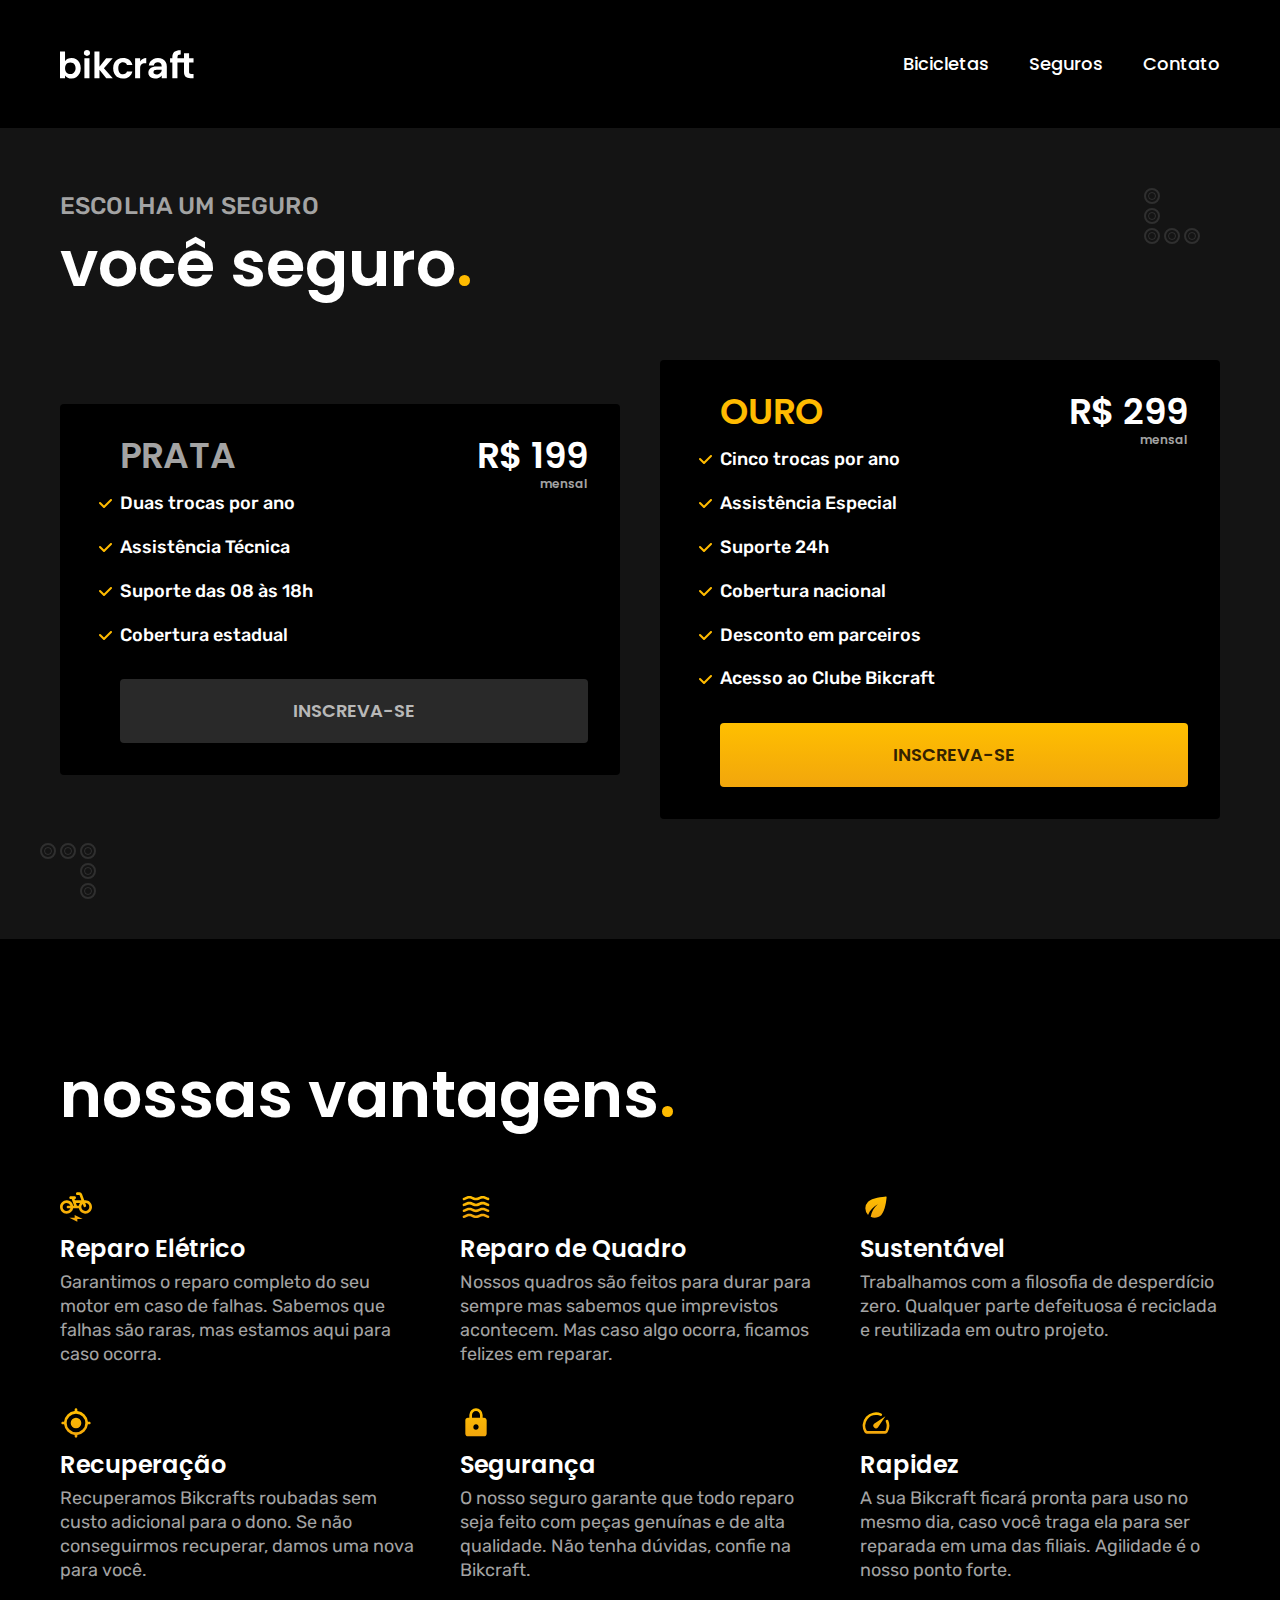
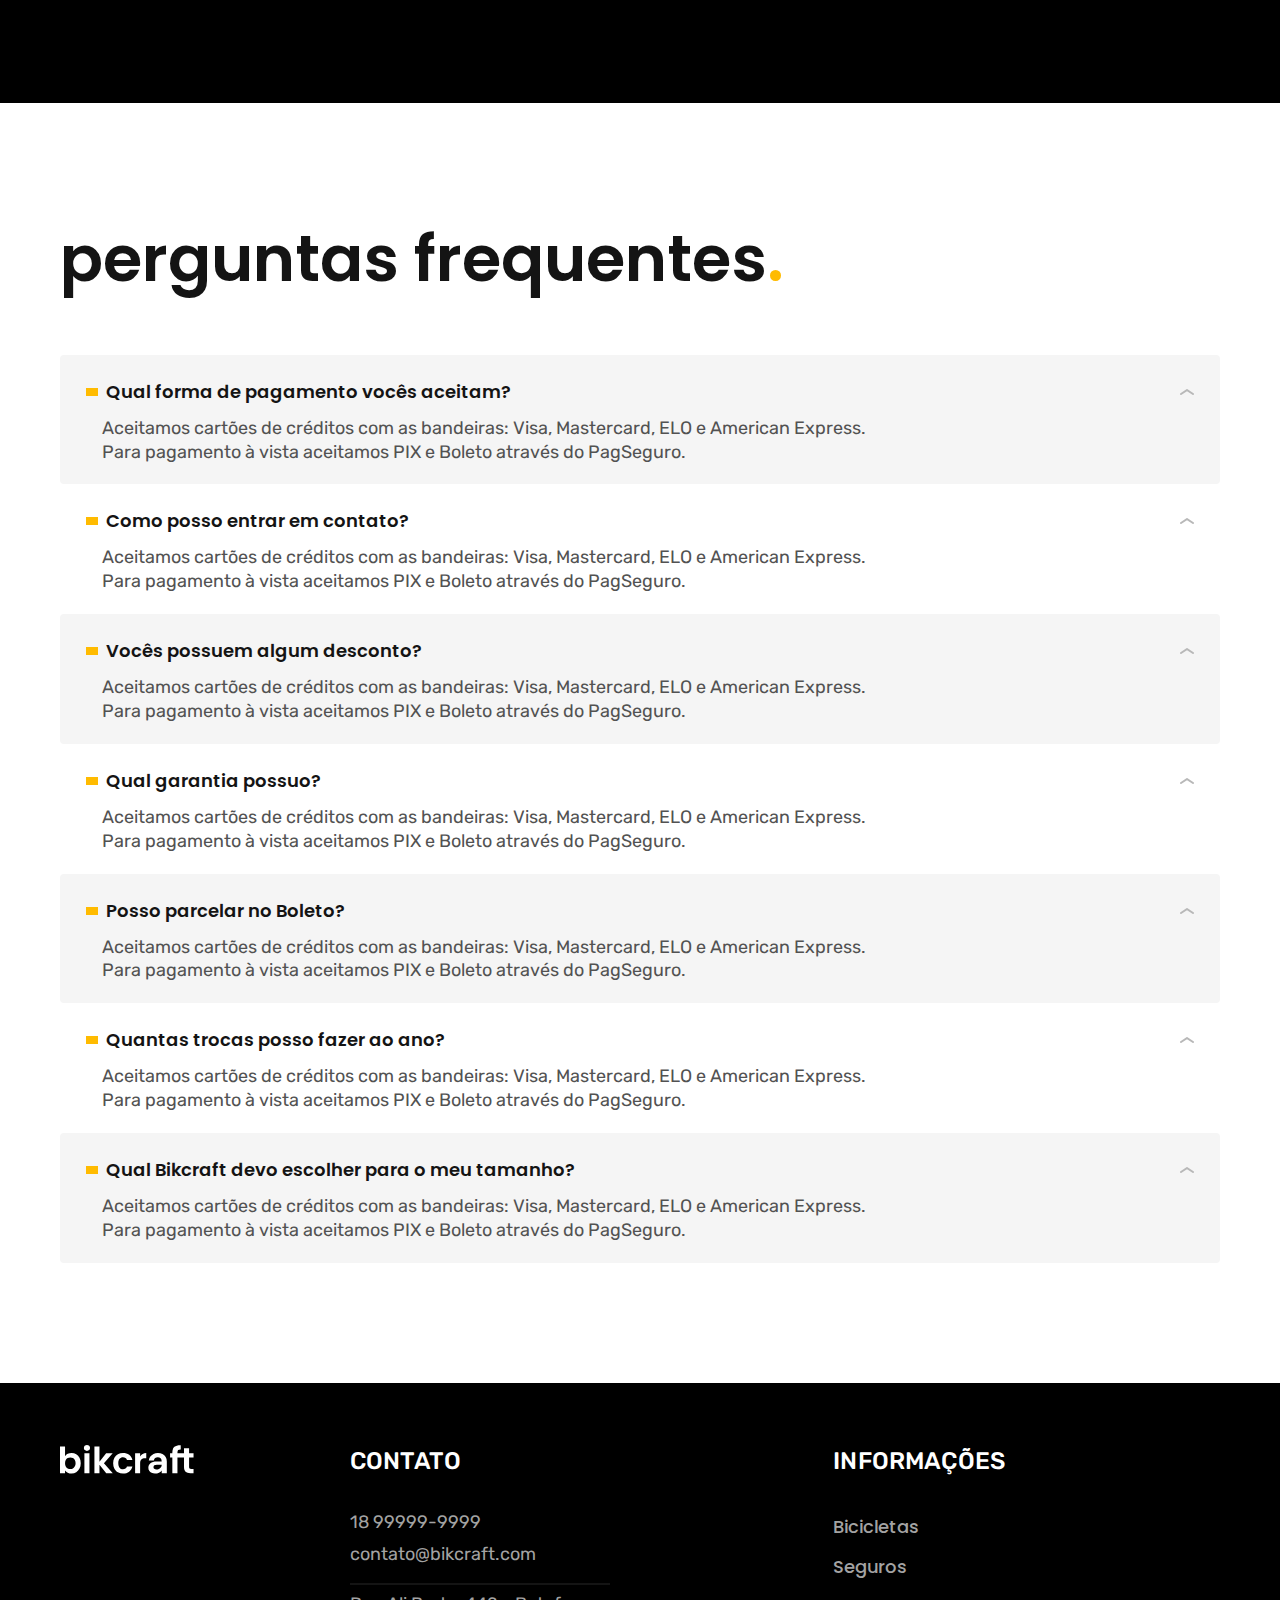
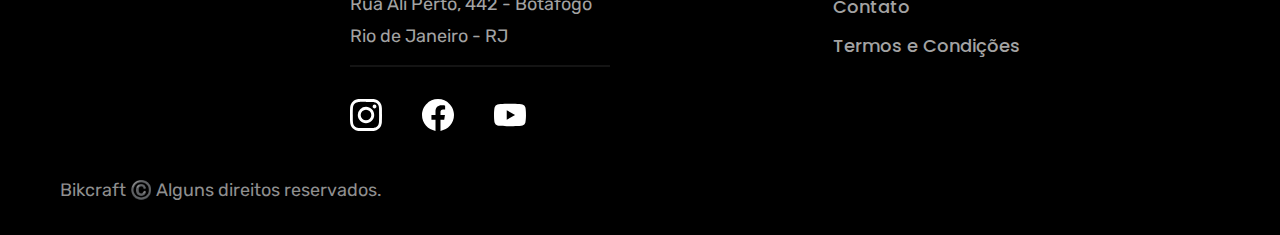
<file: seguros.html>
<!DOCTYPE html>
<html lang="pt-br">

<head>
  <meta charset="UTF-8">
  <meta name="viewport" content="width=device-width, initial-scale=1.0">
  <title>Seguros | Bikcraft</title>
  <meta name="description" content="Confira os seguros da Bikcraft, as vantagens de se inscrever em um deles e as perguntas mais frequentes dos nossos futuros clientes.">

  <link rel="preconnect" href="https://fonts.googleapis.com">
  <link rel="preconnect" href="https://fonts.gstatic.com" crossorigin>
  <link href="https://fonts.googleapis.com/css2?family=Caladea:ital,wght@0,700;1,700&family=Poppins:wght@500;600&family=Rubik:wght@400;500&display=swap" rel="stylesheet">

  <link rel="preload" href="css/style.css" as="style">
  <link rel="stylesheet" href="css/style.css">

  <link rel="icon" href="./favicon.svg" type="image/svg+xml">
</head>

<body>
  <header class="header-bg">
    <div class="container header">
      <a href="./"><img src="img/bikcraft.svg" width="136" height="32" alt="Logo da Bikcraft"></a>

      <nav aria-label="primária">
        <ul class="header-menu font-1-sm w">
          <li><a href="bicicletas.html">Bicicletas</a></li>
          <li><a href="seguros.html">Seguros</a></li>
          <li><a href="contato.html">Contato</a></li>
        </ul>
      </nav>
    </div>
  </header>

  <main id="seguros">
    <div class=" titulo-bg">
      <div class="titulo container">
        <span class="font-2-md-b-caps g-8">escolha um seguro</span>
        <h1 class="font-1-max w">você seguro<span class="p-1">.</span></h1>
      </div>
    </div>

    <div class="seguros-bg">
      <ul class="container seguros seguros-lista">
        <li>
          <h2 class="font-1-xlg-caps g-8">Prata</h2>
          <span class="font-1-xlg w">R$ 199<span class="font-1-min-b g-8">mensal</span></span>

          <ul class="seguro-beneficios font-2-sm-b w">
            <li>Duas trocas por ano</li>
            <li>Assistência Técnica</li>
            <li>Suporte das 08 às 18h</li>
            <li>Cobertura estadual</li>
          </ul>
          <a class="botao prata" href="./orcamento.html">Inscreva-se</a>
        </li>

        <li class="ouro">
          <h2 class="font-1-xlg-caps p-1">Ouro</h2>
          <span class="font-1-xlg w">R$ 299<span class="font-1-min-b g-8">mensal</span></span>
          <ul class="seguro-beneficios font-2-sm-b w">
            <li>Cinco trocas por ano</li>
            <li>Assistência Especial</li>
            <li>Suporte 24h</li>
            <li>Cobertura nacional</li>
            <li>Desconto em parceiros</li>
            <li>Acesso ao Clube Bikcraft</li>
          </ul>
          <a class="botao" href="./orcamento.html">Inscreva-se</a>
        </li>
      </ul>
    </div>
  </main>

  <section class="vantagens-bg" aria-label="Vantagens da Bikcraft">
    <div class="vantagens container">
      <h2 class="font-1-max w">nossas vantagens<span class="p-1">.</span></h2>
      <ul class="vantagens-lista">
        <li>
          <img src="./img/icones/eletrica.svg" width="32" height="32" alt="">
          <h3 class="font-1-md-b w">Reparo Elétrico</h3>
          <p class="font-2-sm g-8">Garantimos o reparo completo do seu motor em caso de falhas. Sabemos que falhas são raras, mas estamos aqui para caso ocorra.</p>
        </li>
        <li>
          <img src="./img/icones/carbono.svg" width="32" height="32" alt="">
          <h3 class="font-1-md-b w">Reparo de Quadro</h3>
          <p class="font-2-sm g-8">Nossos quadros são feitos para durar para sempre mas sabemos que imprevistos acontecem. Mas caso algo ocorra, ficamos felizes em reparar.</p>
        </li>
        <li>
          <img src="./img/icones/sustentavel.svg" width="32" height="32" alt="">
          <h3 class="font-1-md-b w">Sustentável</h3>
          <p class="font-2-sm g-8">Trabalhamos com a filosofia de desperdício zero. Qualquer parte defeituosa é reciclada e reutilizada em outro projeto.</p>
        </li>
        <li>
          <img src="./img/icones/rastreador.svg" width="32" height="32" alt="">
          <h3 class="font-1-md-b w">Recuperação</h3>
          <p class="font-2-sm g-8">Recuperamos Bikcrafts roubadas sem custo adicional para o dono. Se não conseguirmos recuperar, damos uma nova para você.</p>
        </li>
        <li>
          <img src="./img/icones/seguro.svg" width="32" height="32" alt="">
          <h3 class="font-1-md-b w">Segurança</h3>
          <p class="font-2-sm g-8">O nosso seguro garante que todo reparo seja feito com peças genuínas e de alta qualidade. Não tenha dúvidas, confie na Bikcraft.</p>
        </li>
        <li>
          <img src="./img/icones/velocidade.svg" width="32" height="32" alt="">
          <h3 class="font-1-md-b w">Rapidez</h3>
          <p class="font-2-sm g-8">A sua Bikcraft ficará pronta para uso no mesmo dia, caso você traga ela para ser reparada em uma das filiais. Agilidade é o nosso ponto forte.</p>
        </li>
      </ul>
    </div>
  </section>

  <section class="perguntas container" aria-label="Perguntas Frequentes">
    <h2 class="font-1-max g-15">perguntas frequentes<span class="p-1">.</span></h2>
    <dl class="perguntas-lista">
      <div>
        <dt><button class="font-1-sm-b g-15">Qual forma de pagamento vocês aceitam?</button></dt>
        <dd class="font-2-sm g-12">Aceitamos cartões de créditos com as bandeiras: Visa, Mastercard, ELO e American Express. Para pagamento à vista aceitamos PIX e Boleto através do PagSeguro.</dd>
      </div>

      <div>
        <dt><button class="font-1-sm-b g-15">Como posso entrar em contato?</button></dt>
        <dd class="font-2-sm g-12">Aceitamos cartões de créditos com as bandeiras: Visa, Mastercard, ELO e American Express. Para pagamento à vista aceitamos PIX e Boleto através do PagSeguro.</dd>
      </div>

      <div>
        <dt><button class="font-1-sm-b g-15">Vocês possuem algum desconto?</button></dt>
        <dd class="font-2-sm g-12">Aceitamos cartões de créditos com as bandeiras: Visa, Mastercard, ELO e American Express. Para pagamento à vista aceitamos PIX e Boleto através do PagSeguro.</dd>
      </div>

      <div>
        <dt><button class="font-1-sm-b g-15">Qual garantia possuo?</button></dt>
        <dd class="font-2-sm g-12">Aceitamos cartões de créditos com as bandeiras: Visa, Mastercard, ELO e American Express. Para pagamento à vista aceitamos PIX e Boleto através do PagSeguro.</dd>
      </div>

      <div>
        <dt><button class="font-1-sm-b g-15">Posso parcelar no Boleto?</button></dt>
        <dd class="font-2-sm g-12">Aceitamos cartões de créditos com as bandeiras: Visa, Mastercard, ELO e American Express. Para pagamento à vista aceitamos PIX e Boleto através do PagSeguro.</dd>
      </div>

      <div>
        <dt><button class="font-1-sm-b g-15">Quantas trocas posso fazer ao ano?</button></dt>
        <dd class="font-2-sm g-12">Aceitamos cartões de créditos com as bandeiras: Visa, Mastercard, ELO e American Express. Para pagamento à vista aceitamos PIX e Boleto através do PagSeguro.</dd>
      </div>

      <div>
        <dt><button class="font-1-sm-b g-15">Qual Bikcraft devo escolher para o meu tamanho?</button></dt>
        <dd class="font-2-sm g-12">Aceitamos cartões de créditos com as bandeiras: Visa, Mastercard, ELO e American Express. Para pagamento à vista aceitamos PIX e Boleto através do PagSeguro.</dd>
      </div>

    </dl>
  </section>

  <footer class="footer-bg">
    <div class="footer container">
      <img src="./img/bikcraft.svg" width="136" height="32" alt="Logo da Bikcraft">
      <ul class="footer-contato font-2-sm g-8">
        <h2 class="font-2-md-b-caps w">Contato</h2>
        <li><a href="tel:+5518999999999">18 99999-9999</a></li>
        <li><a href="mailto:contato@bikcraft.com">contato@bikcraft.com</a></li>
        <li>Rua Ali Perto, 442 - Botafogo <span>Rio de Janeiro - RJ</span></li>
        <ul class="footer-redes">
          <li><a href=""><img src="/img/redes-sociais/instagram.svg" width="32" height="32" alt="Instagram"></a></li>
          <li><a href=""><img src="/img/redes-sociais/facebook.svg" width="32" height="32" alt="Facebook"></a></li>
          <li><a href=""><img src="/img/redes-sociais/youtube.svg" width="32" height="32" alt="Youtube"></a></li>
        </ul>
      </ul>
      <nav>
        <ul class="font-1-sm g-8 footer-informacoes">
          <h2 class="font-2-md-b-caps w">Informações</h2>
          <li><a href="bicicletas.html">Bicicletas</a></li>
          <li><a href="seguros.html">Seguros</a></li>
          <li><a href="contato.html">Contato</a></li>
          <li><a href="termos.html">Termos e Condições</a></li>
        </ul>
      </nav>
      <span class="footer-copy font-2-sm g-9">Bikcraft ©️ Alguns direitos reservados.</span>
    </div>
  </footer>
</body>

</html>
</file>
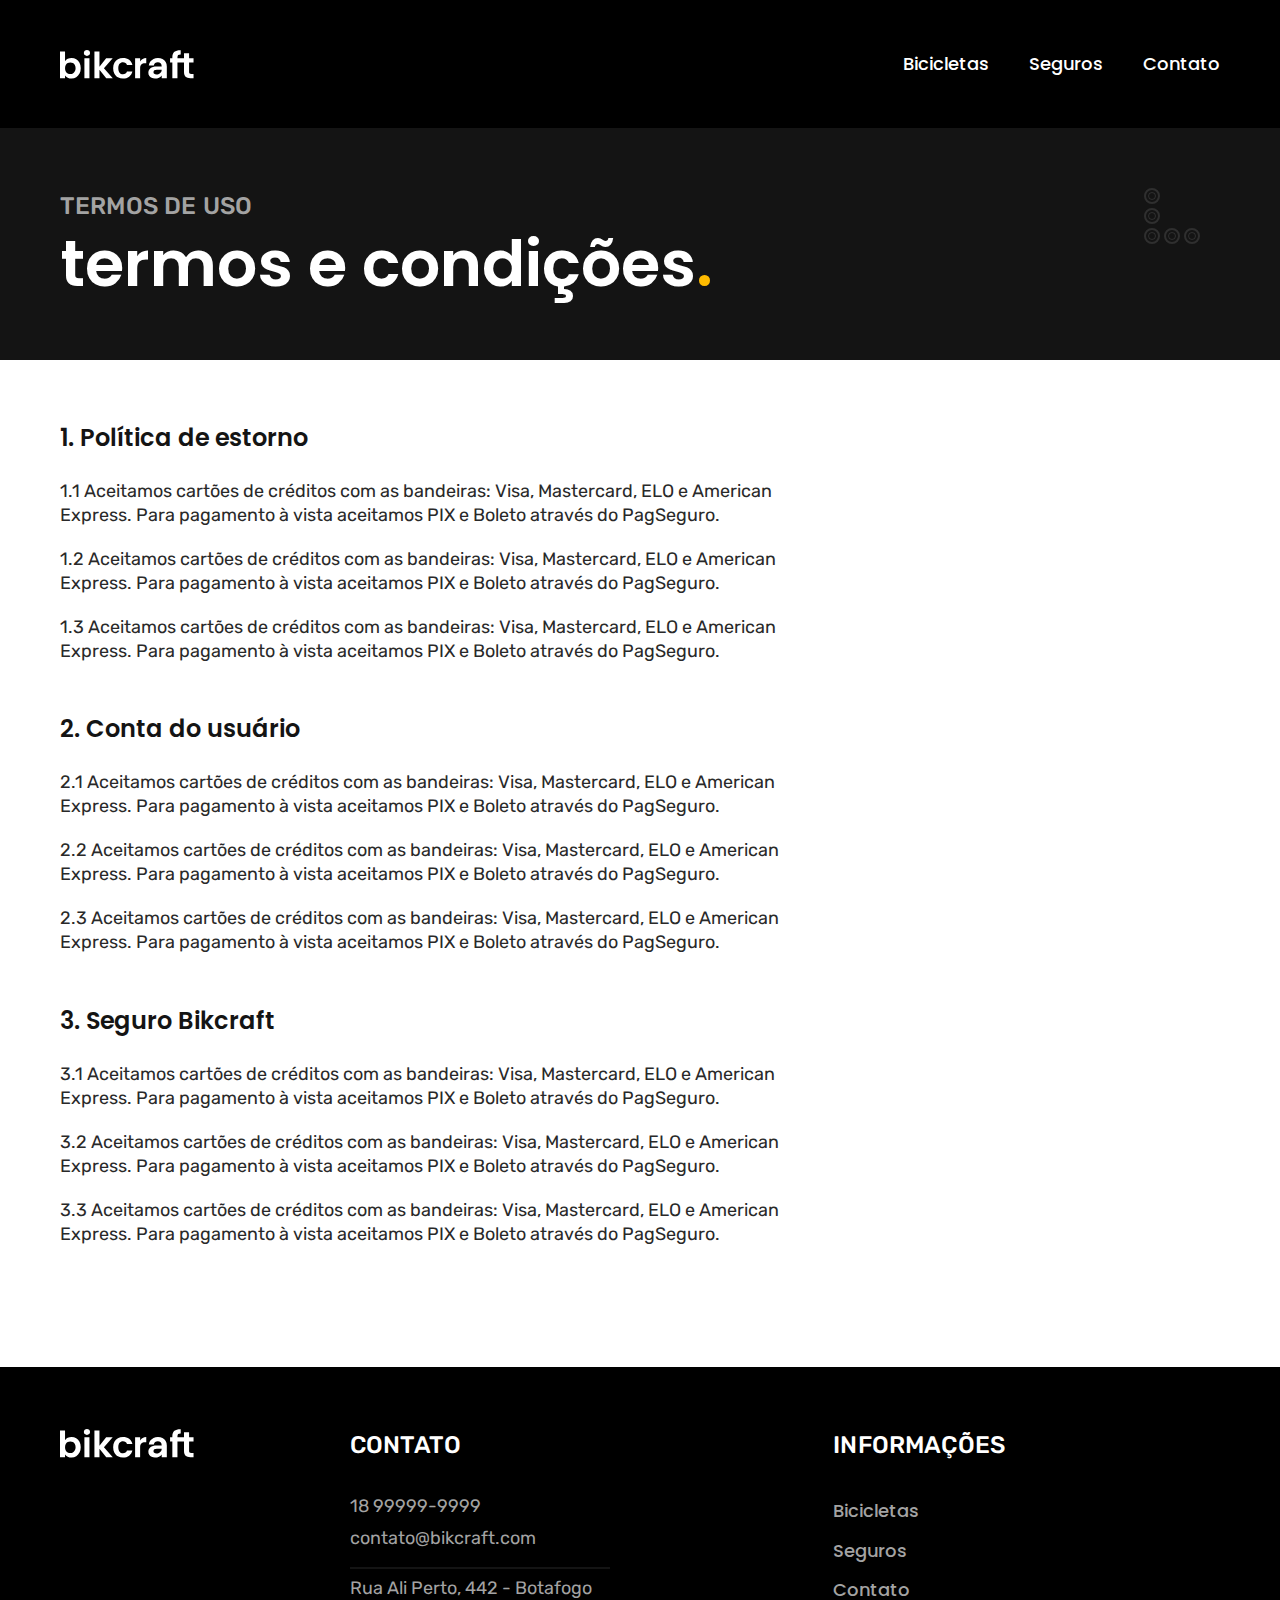
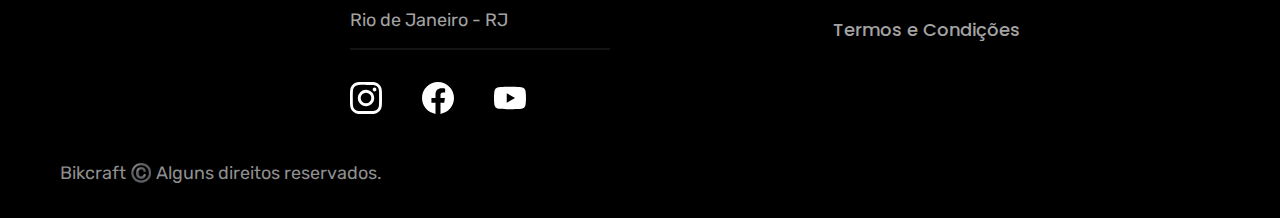
<file: termos.html>
<!DOCTYPE html>
<html lang="pt-br">

<head>
  <meta charset="UTF-8">
  <meta name="viewport" content="width=device-width, initial-scale=1.0">
  <title>Termos e Condições |Bikcraft</title>
  <meta name="description" content="Confira os termos e condições da Bikcraft.">

  <link rel="preconnect" href="https://fonts.googleapis.com">
  <link rel="preconnect" href="https://fonts.gstatic.com" crossorigin>
  <link href="https://fonts.googleapis.com/css2?family=Caladea:ital,wght@0,700;1,700&family=Poppins:wght@500;600&family=Rubik:wght@400;500&display=swap" rel="stylesheet">

  <link rel="preload" href="css/style.css" as="style">
  <link rel="stylesheet" href="css/style.css">

  <link rel="icon" href="./favicon.svg" type="image/svg+xml">
</head>

<body>
  <header class="header-bg">
    <div class="container header">
      <a href="./"><img src="img/bikcraft.svg" width="136" height="32" alt="Logo da Bikcraft"></a>

      <nav aria-label="primária">
        <ul class="header-menu font-1-sm w">
          <li><a href="bicicletas.html">Bicicletas</a></li>
          <li><a href="seguros.html">Seguros</a></li>
          <li><a href="contato.html">Contato</a></li>
        </ul>
      </nav>
    </div>
  </header>

  <main>
    <div class="titulo-bg">
      <div class="titulo container">
        <span class="font-2-md-b-caps g-8">termos de uso</span>
        <h1 class="font-1-max w">termos e condições<span class="p-1">.</span></h1>
      </div>
    </div>

    <div class="font-2-sm g-14 termos container">
      <h2 class="font-1-md-b g-15">1. Política de estorno</h2>
      <p>1.1 Aceitamos cartões de créditos com as bandeiras: Visa, Mastercard, ELO e American Express. Para pagamento à vista aceitamos PIX e Boleto através do PagSeguro.</p>
      <p>1.2 Aceitamos cartões de créditos com as bandeiras: Visa, Mastercard, ELO e American Express. Para pagamento à vista aceitamos PIX e Boleto através do PagSeguro.</p>
      <p>1.3 Aceitamos cartões de créditos com as bandeiras: Visa, Mastercard, ELO e American Express. Para pagamento à vista aceitamos PIX e Boleto através do PagSeguro.</p>

      <h2 class="font-1-md-b g-15">2. Conta do usuário</h2>
      <p>2.1 Aceitamos cartões de créditos com as bandeiras: Visa, Mastercard, ELO e American Express. Para pagamento à vista aceitamos PIX e Boleto através do PagSeguro.</p>
      <p>2.2 Aceitamos cartões de créditos com as bandeiras: Visa, Mastercard, ELO e American Express. Para pagamento à vista aceitamos PIX e Boleto através do PagSeguro.</p>
      <p>2.3 Aceitamos cartões de créditos com as bandeiras: Visa, Mastercard, ELO e American Express. Para pagamento à vista aceitamos PIX e Boleto através do PagSeguro.</p>

      <h2 class="font-1-md-b g-15">3. Seguro Bikcraft</h2>
      <p>3.1 Aceitamos cartões de créditos com as bandeiras: Visa, Mastercard, ELO e American Express. Para pagamento à vista aceitamos PIX e Boleto através do PagSeguro.</p>
      <p>3.2 Aceitamos cartões de créditos com as bandeiras: Visa, Mastercard, ELO e American Express. Para pagamento à vista aceitamos PIX e Boleto através do PagSeguro.</p>
      <p>3.3 Aceitamos cartões de créditos com as bandeiras: Visa, Mastercard, ELO e American Express. Para pagamento à vista aceitamos PIX e Boleto através do PagSeguro.</p>
    </div>
  </main>

  <footer class="footer-bg">
    <div class="footer container">
      <img src="./img/bikcraft.svg" width="136" height="32" alt="Logo da Bikcraft">
      <ul class="footer-contato font-2-sm g-8">
        <h2 class="font-2-md-b-caps w">Contato</h2>
        <li><a href="tel:+5518999999999">18 99999-9999</a></li>
        <li><a href="mailto:contato@bikcraft.com">contato@bikcraft.com</a></li>
        <li>Rua Ali Perto, 442 - Botafogo <span>Rio de Janeiro - RJ</span></li>
        <ul class="footer-redes">
          <li><a href=""><img src="/img/redes-sociais/instagram.svg" width="32" height="32" alt="Instagram"></a></li>
          <li><a href=""><img src="/img/redes-sociais/facebook.svg" width="32" height="32" alt="Facebook"></a></li>
          <li><a href=""><img src="/img/redes-sociais/youtube.svg" width="32" height="32" alt="Youtube"></a></li>
        </ul>
      </ul>
      <nav>
        <ul class="font-1-sm g-8 footer-informacoes">
          <h2 class="font-2-md-b-caps w">Informações</h2>
          <li><a href="bicicletas.html">Bicicletas</a></li>
          <li><a href="seguros.html">Seguros</a></li>
          <li><a href="contato.html">Contato</a></li>
          <li><a href="termos.html">Termos e Condições</a></li>
        </ul>
      </nav>
      <span class="footer-copy font-2-sm g-9">Bikcraft ©️ Alguns direitos reservados.</span>
    </div>
  </footer>
</body>

</html>
</file>
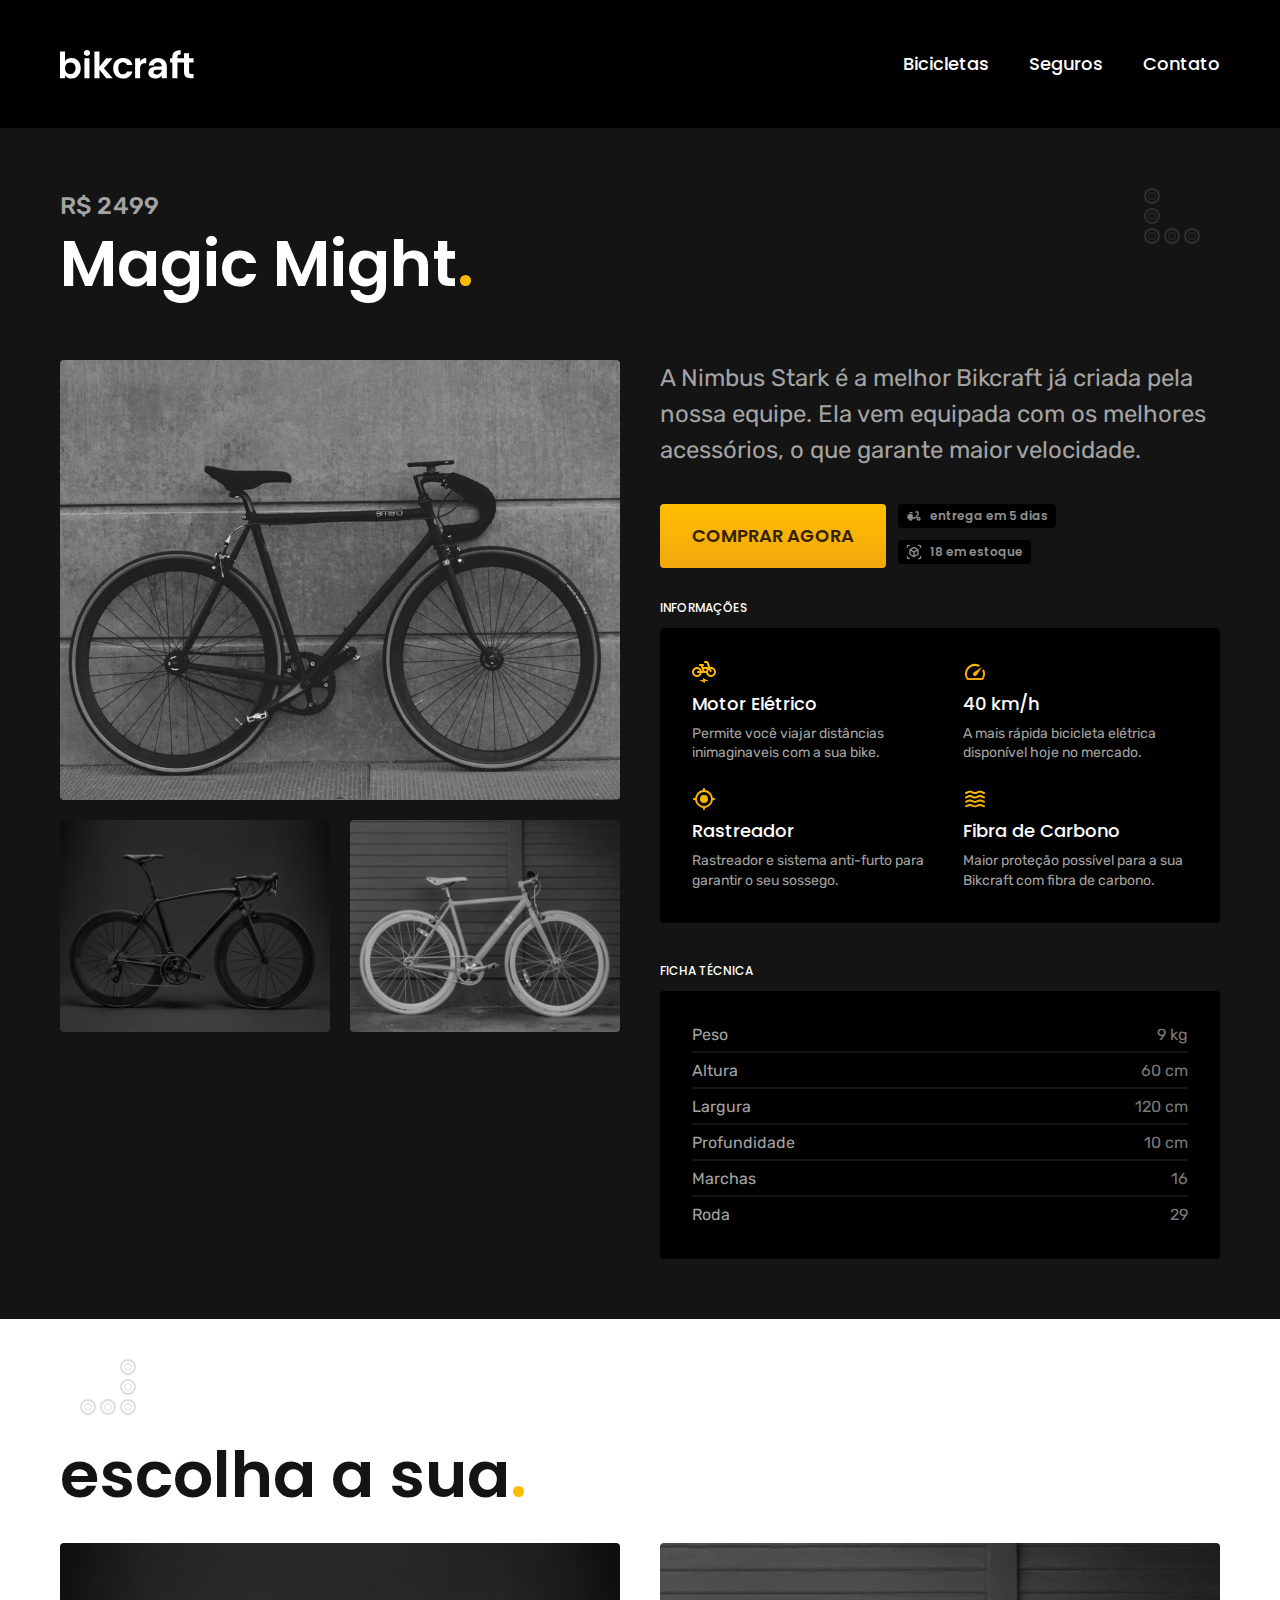
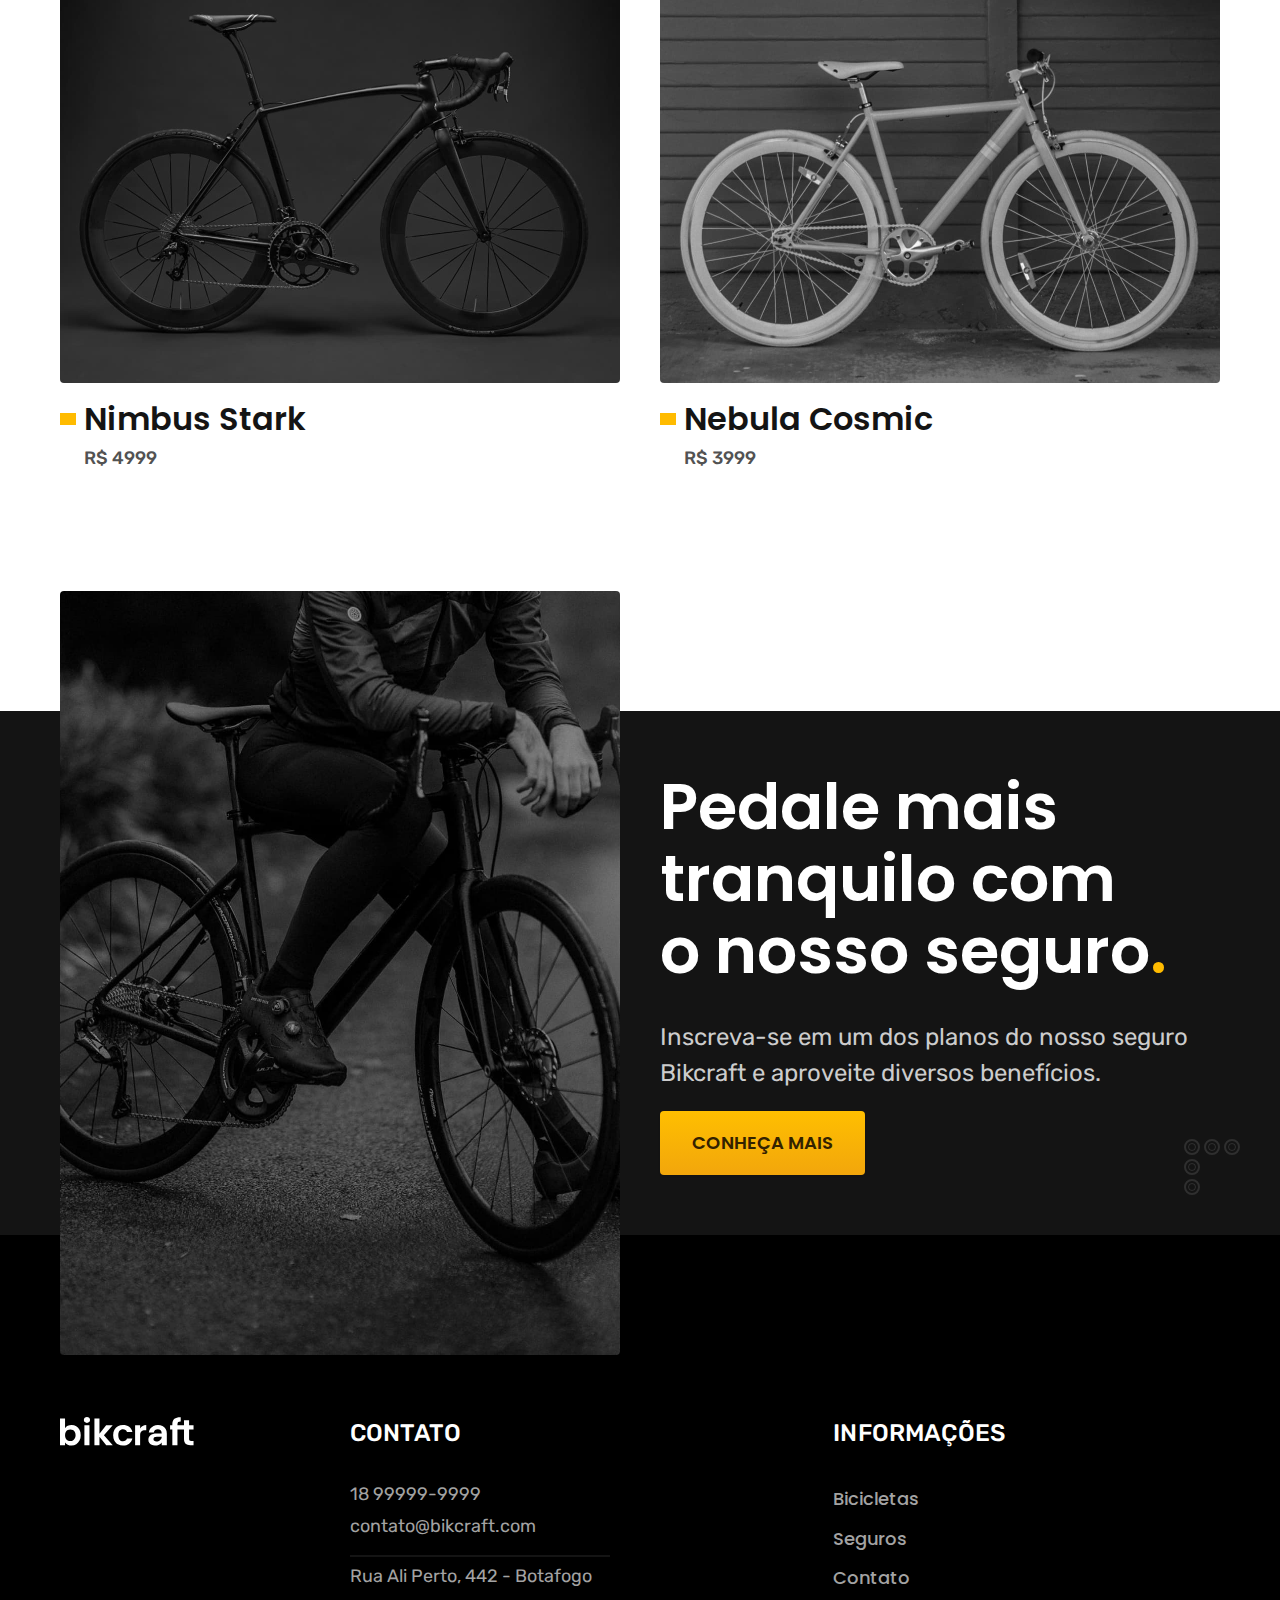
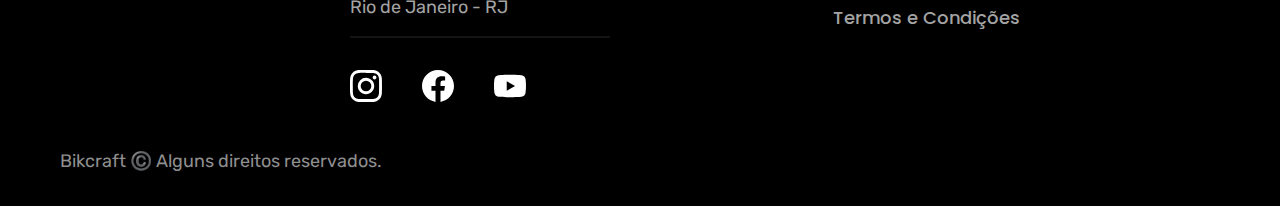
<file: bicicleta/magic.html>
<!DOCTYPE html>
<html lang="pt-br">

<head>
  <meta charset="UTF-8">
  <meta name="viewport" content="width=device-width, initial-scale=1.0">
  <title>Magic Might | Bikcraft</title>
  <meta name="description" content="Conheça a bicicleta elétrica Magic Might da Bikcraft.">

  <link rel="preconnect" href="https://fonts.googleapis.com">
  <link rel="preconnect" href="https://fonts.gstatic.com" crossorigin>
  <link href="https://fonts.googleapis.com/css2?family=Caladea:ital,wght@0,700;1,700&family=Poppins:wght@500;600&family=Rubik:wght@400;500&display=swap" rel="stylesheet">

  <link rel="preload" href="../css/style.css" as="style">
  <link rel="stylesheet" href="../css/style.css">

  <link rel="icon" href="../favicon.svg" type="image/svg+xml">
</head>

<body id="bicicleta">
  <header class="header-bg">
    <div class="container header">
      <a href="../index.html"><img src="../img/bikcraft.svg" width="136" height="32" alt="Logo da Bikcraft"></a>

      <nav aria-label="primária">
        <ul class="header-menu font-1-sm w">
          <li><a href="../bicicletas.html">Bicicletas</a></li>
          <li><a href="../seguros.html">Seguros</a></li>
          <li><a href="../contato.html">Contato</a></li>
        </ul>
      </nav>
    </div>
  </header>

  <main>
    <div class=" titulo-bg">
      <div class="titulo container">
        <span class="font-2-md-b-caps g-8">r$ 2499</span>
        <h1 class="font-1-max w">Magic Might<span class="p-1">.</span></h1>
      </div>

      <div class="container bicicleta-interna">
        <ul class="bicicleta-interna-galeria">
          <li><img src="../img/bicicleta/nimbus2.jpg" width="1120" height="880" alt="Primeira foto da bicicleta Magic"></li>
          <li><img src="../img/bicicleta/nimbus1.jpg" width="1120" height="880" alt="Segunda foto da bicicleta Magic"></li>
          <li><img src="../img/bicicleta/nimbus3.jpg" width="1120" height="880" alt="Terceira foto da bicicleta Magic"></li>
        </ul>

        <div class="bicicleta-interna-info">
          <p class="font-2-md g-8">A Nimbus Stark é a melhor Bikcraft já criada pela nossa equipe. Ela vem equipada com os melhores acessórios, o que garante maior velocidade.</p>
          <div class="bicicleta-interna-comprar">
            <a class="botao" href="../orcamento.html">Comprar Agora</a>
            <span class="font-1-min-b g-9">entrega em 5 dias</span>
            <span class="font-1-min-b g-9">18 em estoque</span>
          </div>

          <h2 class="font-1-min-caps w">Informações</h2>
          <ul class="bicicleta-interna-informacoes">
            <li>
              <img src="../img/icones/eletrica.svg" width="24" height="24" alt="">
              <h3 class="font-1-sm w">Motor Elétrico</h3>
              <p class="font-2-min g-8">Permite você viajar distâncias inimaginaveis com a sua bike.</p>
            </li>

            <li>
              <img src="../img/icones/velocidade.svg" width="24" height="24" alt="">
              <h3 class="font-1-sm w">40 km/h</h3>
              <p class="font-2-min g-8">A mais rápida bicicleta elétrica disponível hoje no mercado.</p>
            </li>

            <li>
              <img src="../img/icones/rastreador.svg" width="24" height="24" alt="">
              <h3 class="font-1-sm w">Rastreador</h3>
              <p class="font-2-min g-8">Rastreador e sistema anti-furto para garantir o seu sossego.</p>
            </li>

            <li>
              <img src="../img/icones/carbono.svg" width="24" height="24" alt="">
              <h3 class="font-1-sm w">Fibra de Carbono</h3>
              <p class="font-2-min g-8">Maior proteção possível para a sua Bikcraft com fibra de carbono.</p>
            </li>
          </ul>

          <h2 class="font-1-min-caps w">Ficha Técnica</h2>
          <ul class="bicicleta-interna-ficha">
            <li>
              <h3 class="font-2-xsm g-8">Peso</h3>
              <span class="font-2-xsm g-10">9 kg</span>
            </li>
            <li>
              <h3 class="font-2-xsm g-8">Altura</h3>
              <span class="font-2-xsm g-10">60 cm</span>
            </li>
            <li>
              <h3 class="font-2-xsm g-8">Largura</h3>
              <span class="font-2-xsm g-10">120 cm</span>
            </li>
            <li>
              <h3 class="font-2-xsm g-8">Profundidade</h3>
              <span class="font-2-xsm g-10">10 cm</span>
            </li>
            <li>
              <h3 class="font-2-xsm g-8">Marchas</h3>
              <span class="font-2-xsm g-10">16</span>
            </li>
            <li>
              <h3 class="font-2-xsm g-8">Roda</h3>
              <span class="font-2-xsm g-10">29</span>
            </li>
          </ul>
        </div>
      </div>
    </div>
  </main>

  <article class="container escolha" aria-labelledby="aria-escolha">
    <h2 id="aria-escolha" class="font-1-max g-15">escolha a sua<span class="p-1">.</span></h2>

    <ul class="escolha-lista">
      <li>
        <a href="./nimbus.html">
          <img src="../img/bicicletas/nimbus.jpg" width="1120" height="880" alt="Foto da bicicleta Nimbus">
          <h3 class="font-1-lg g-15">Nimbus Stark</h3>
          <span class="font-2-sm-b g-12">R$ 4999</span>
        </a>
      </li>
      <li>
        <a href="./nebula.html">
          <img src="../img/bicicletas/nebula.jpg" width="1120" height="880" alt="Foto da bicicleta Nebula">
          <h3 class="font-1-lg g-15">Nebula Cosmic</h3>
          <span class="font-2-sm-b g-12">R$ 3999</span>
        </a>
      </li>
    </ul>
  </article>

  <section class="seguro-bicicleta-interna-bg">
    <div class="seguro-bicicleta-interna container">
      <picture class="seguro-bicicleta-interna-img">
        <source media="(max-width: 800px)" srcset="../img/fotos/seguros-otm.jpg">
        <img src="../img/fotos/seguros.jpg" width="1360" height="1512" alt="Foto de uma pessoa em cima de uma bicicleta Bikcraft">
      </picture>
      <div class="seguro-bicicleta-interna-info">
        <h2 class="font-1-max w">Pedale mais tranquilo com <br> o nosso seguro<span class="p-1">.</span></h2>
        <p class="font-2-md g-6">Inscreva-se em um dos planos do nosso seguro Bikcraft e aproveite diversos benefícios.</p>
        <a class="botao" href="../seguros.html">Conheça mais</a>
      </div>
    </div>
  </section>

  <footer class="footer-bg">
    <div class="footer container">
      <img src="../img/bikcraft.svg" width="136" height="32" alt="Logo da Bikcraft">
      <ul class="footer-contato font-2-sm g-8">
        <h2 class="font-2-md-b-caps w">Contato</h2>
        <li><a href="tel:+5518999999999">18 99999-9999</a></li>
        <li><a href="mailto:contato@bikcraft.com">contato@bikcraft.com</a></li>
        <li>Rua Ali Perto, 442 - Botafogo <span>Rio de Janeiro - RJ</span></li>
        <ul class="footer-redes">
          <li><a href=""><img src="/img/redes-sociais/instagram.svg" width="32" height="32" alt="Instagram"></a></li>
          <li><a href=""><img src="/img/redes-sociais/facebook.svg" width="32" height="32" alt="Facebook"></a></li>
          <li><a href=""><img src="/img/redes-sociais/youtube.svg" width="32" height="32" alt="Youtube"></a></li>
        </ul>
      </ul>
      <nav>
        <ul class="font-1-sm g-8 footer-informacoes">
          <h2 class="font-2-md-b-caps w">Informações</h2>
          <li><a href="../bicicletas.html">Bicicletas</a></li>
          <li><a href="../seguros.html">Seguros</a></li>
          <li><a href="../contato.html">Contato</a></li>
          <li><a href="../termos.html">Termos e Condições</a></li>
        </ul>
      </nav>
      <span class="footer-copy font-2-sm g-9">Bikcraft ©️ Alguns direitos reservados.</span>
    </div>
  </footer>
</body>

</html>
</file>
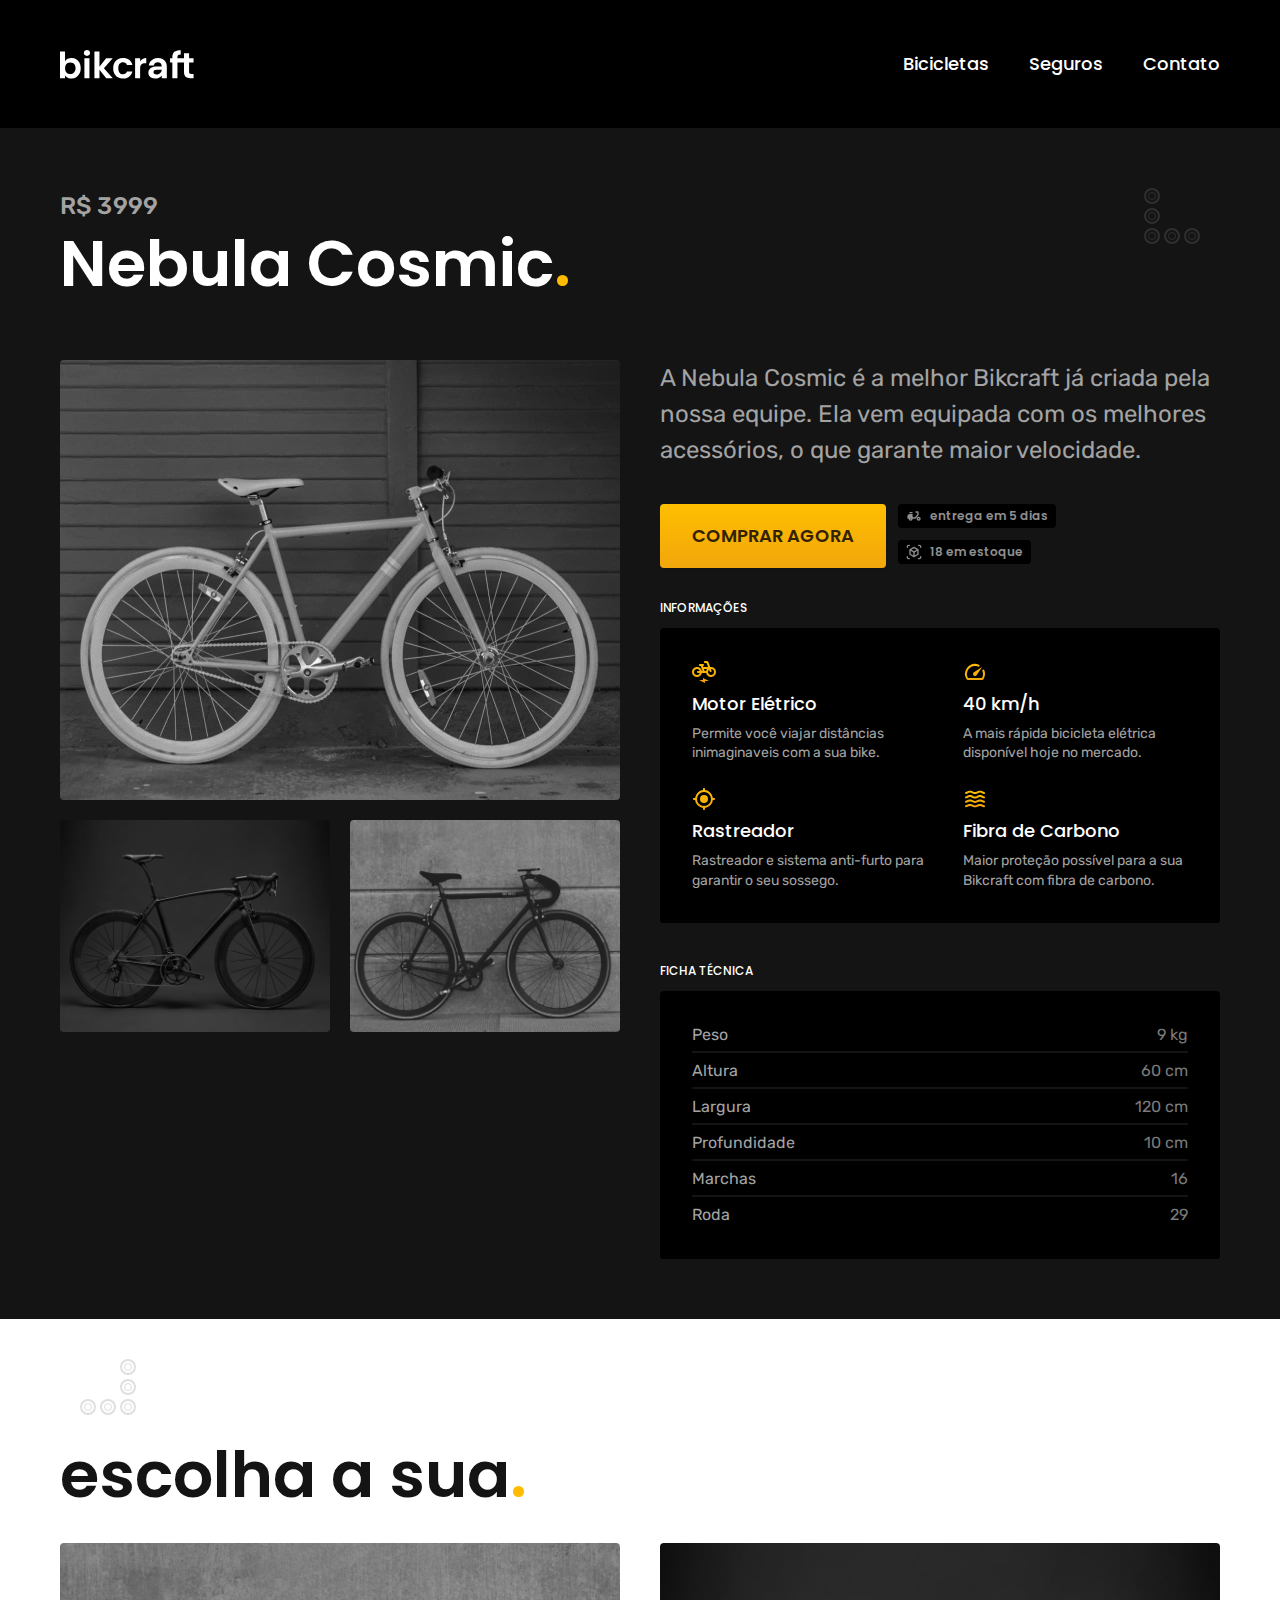
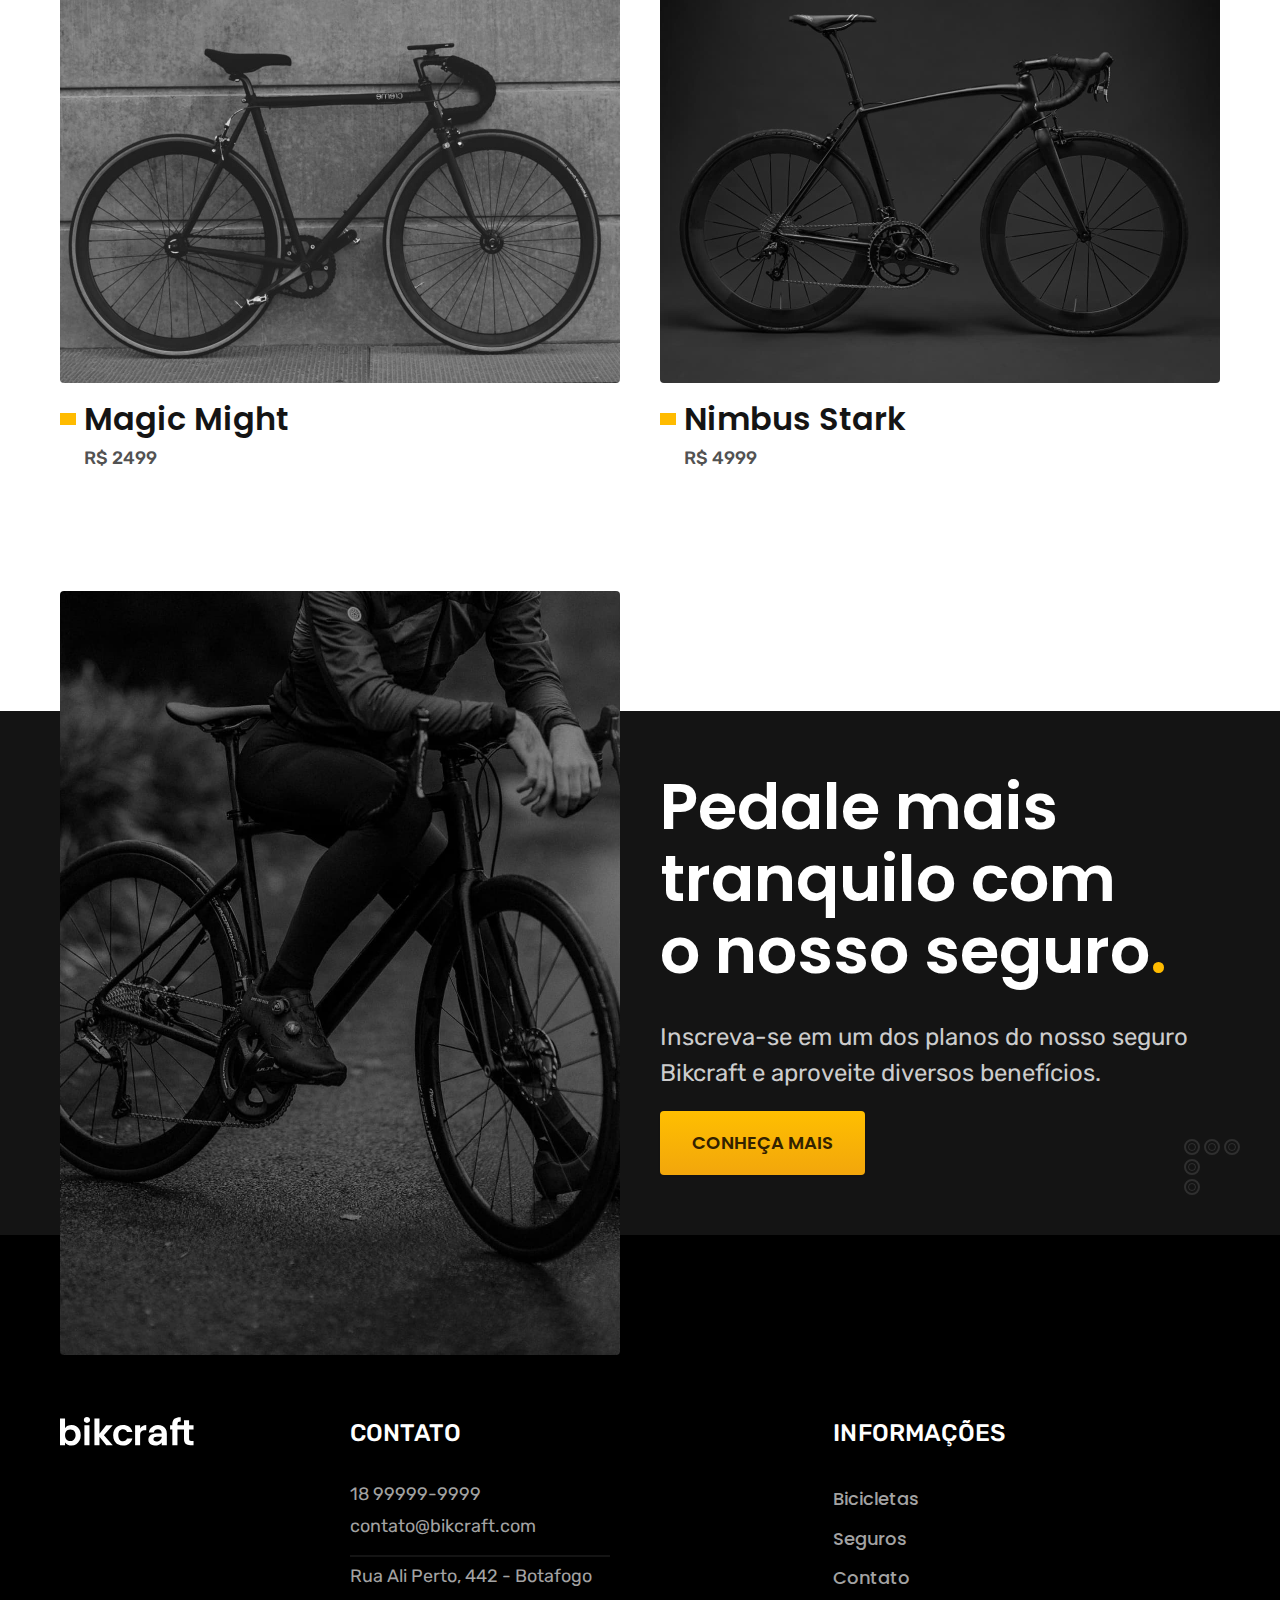
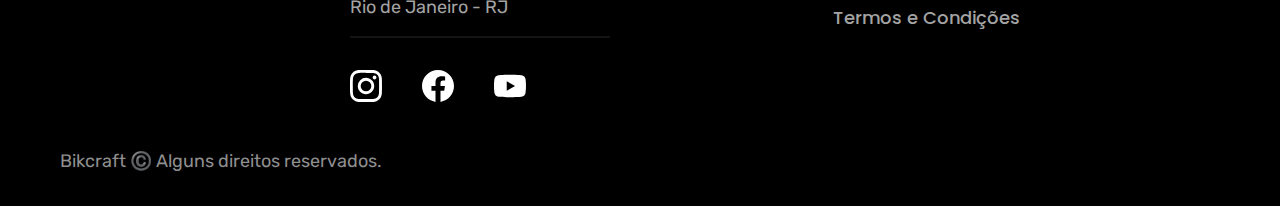
<file: bicicleta/nebula.html>
<!DOCTYPE html>
<html lang="pt-br">

<head>
  <meta charset="UTF-8">
  <meta name="viewport" content="width=device-width, initial-scale=1.0">
  <title>Nebula Cosmic | Bikcraft</title>
  <meta name="description" content="Conheça a bicicleta elétrica Nebula Cosmic da Bikcraft.">

  <link rel="preconnect" href="https://fonts.googleapis.com">
  <link rel="preconnect" href="https://fonts.gstatic.com" crossorigin>
  <link href="https://fonts.googleapis.com/css2?family=Caladea:ital,wght@0,700;1,700&family=Poppins:wght@500;600&family=Rubik:wght@400;500&display=swap" rel="stylesheet">

  <link rel="preload" href="../css/style.css" as="style">
  <link rel="stylesheet" href="../css/style.css">

  <link rel="icon" href="../favicon.svg" type="image/svg+xml">
</head>

<body id="bicicleta">
  <header class="header-bg">
    <div class="container header">
      <a href="../index.html"><img src="../img/bikcraft.svg" width="136" height="32" alt="Logo da Bikcraft"></a>

      <nav aria-label="primária">
        <ul class="header-menu font-1-sm w">
          <li><a href="../bicicletas.html">Bicicletas</a></li>
          <li><a href="../seguros.html">Seguros</a></li>
          <li><a href="../contato.html">Contato</a></li>
        </ul>
      </nav>
    </div>
  </header>

  <main>
    <div class=" titulo-bg">
      <div class="titulo container">
        <span class="font-2-md-b-caps g-8">r$ 3999</span>
        <h1 class="font-1-max w">Nebula Cosmic<span class="p-1">.</span></h1>
      </div>

      <div class="container bicicleta-interna">
        <ul class="bicicleta-interna-galeria">
          <li><img src="../img/bicicleta/nimbus3.jpg" width="1120" height="880" alt="Primeira foto da bicicleta Nebula"></li>
          <li><img src="../img/bicicleta/nimbus1.jpg" width="1120" height="880" alt="Segunda foto da bicicleta Nebula"></li>
          <li><img src="../img/bicicleta/nimbus2.jpg" width="1120" height="880" alt="Terceira foto da bicicleta Nebula"></li>
        </ul>

        <div class="bicicleta-interna-info">
          <p class="font-2-md g-8">A Nebula Cosmic é a melhor Bikcraft já criada pela nossa equipe. Ela vem equipada com os melhores acessórios, o que garante maior velocidade.</p>
          <div class="bicicleta-interna-comprar">
            <a class="botao" href="../orcamento.html">Comprar Agora</a>
            <span class="font-1-min-b g-9">entrega em 5 dias</span>
            <span class="font-1-min-b g-9">18 em estoque</span>
          </div>

          <h2 class="font-1-min-caps w">Informações</h2>
          <ul class="bicicleta-interna-informacoes">
            <li>
              <img src="../img/icones/eletrica.svg" width="24" height="24" alt="">
              <h3 class="font-1-sm w">Motor Elétrico</h3>
              <p class="font-2-min g-8">Permite você viajar distâncias inimaginaveis com a sua bike.</p>
            </li>

            <li>
              <img src="../img/icones/velocidade.svg" width="24" height="24" alt="">
              <h3 class="font-1-sm w">40 km/h</h3>
              <p class="font-2-min g-8">A mais rápida bicicleta elétrica disponível hoje no mercado.</p>
            </li>

            <li>
              <img src="../img/icones/rastreador.svg" width="24" height="24" alt="">
              <h3 class="font-1-sm w">Rastreador</h3>
              <p class="font-2-min g-8">Rastreador e sistema anti-furto para garantir o seu sossego.</p>
            </li>

            <li>
              <img src="../img/icones/carbono.svg" width="24" height="24" alt="">
              <h3 class="font-1-sm w">Fibra de Carbono</h3>
              <p class="font-2-min g-8">Maior proteção possível para a sua Bikcraft com fibra de carbono.</p>
            </li>
          </ul>

          <h2 class="font-1-min-caps w">Ficha Técnica</h2>
          <ul class="bicicleta-interna-ficha">
            <li>
              <h3 class="font-2-xsm g-8">Peso</h3>
              <span class="font-2-xsm g-10">9 kg</span>
            </li>
            <li>
              <h3 class="font-2-xsm g-8">Altura</h3>
              <span class="font-2-xsm g-10">60 cm</span>
            </li>
            <li>
              <h3 class="font-2-xsm g-8">Largura</h3>
              <span class="font-2-xsm g-10">120 cm</span>
            </li>
            <li>
              <h3 class="font-2-xsm g-8">Profundidade</h3>
              <span class="font-2-xsm g-10">10 cm</span>
            </li>
            <li>
              <h3 class="font-2-xsm g-8">Marchas</h3>
              <span class="font-2-xsm g-10">16</span>
            </li>
            <li>
              <h3 class="font-2-xsm g-8">Roda</h3>
              <span class="font-2-xsm g-10">29</span>
            </li>
          </ul>
        </div>
      </div>
    </div>
  </main>

  <article class="container escolha" aria-labelledby="aria-escolha">
    <h2 id="aria-escolha" class="font-1-max g-15">escolha a sua<span class="p-1">.</span></h2>

    <ul class="escolha-lista">
      <li>
        <a href="./magic.html">
          <img src="../img/bicicletas/magic.jpg" width="1120" height="880" alt="Foto da bicicleta Magic">
          <h3 class="font-1-lg g-15">Magic Might</h3>
          <span class="font-2-sm-b g-12">R$ 2499</span>
        </a>
      </li>
      <li>
        <a href="./nimbus.html">
          <img src="../img/bicicletas/nimbus.jpg" width="1120" height="880" alt="Foto da bicicleta Nimbus">
          <h3 class="font-1-lg g-15">Nimbus Stark</h3>
          <span class="font-2-sm-b g-12">R$ 4999</span>
        </a>
      </li>
    </ul>
  </article>

  <section class="seguro-bicicleta-interna-bg">
    <div class="seguro-bicicleta-interna container">
      <picture class="seguro-bicicleta-interna-img">
        <source media="(max-width: 800px)" srcset="../img/fotos/seguros-otm.jpg">
        <img src="../img/fotos/seguros.jpg" width="1360" height="1512" alt="Foto de uma pessoa em cima de uma bicicleta da Bikcraft">
      </picture>
      <div class="seguro-bicicleta-interna-info">
        <h2 class="font-1-max w">Pedale mais tranquilo com <br> o nosso seguro<span class="p-1">.</span></h2>
        <p class="font-2-md g-6">Inscreva-se em um dos planos do nosso seguro Bikcraft e aproveite diversos benefícios.</p>
        <a class="botao" href="../seguros.html">Conheça mais</a>
      </div>
    </div>
  </section>

  <footer class="footer-bg">
    <div class="footer container">
      <img src="../img/bikcraft.svg" width="136" height="32" alt="Logo da Bikcraft">
      <ul class="footer-contato font-2-sm g-8">
        <h2 class="font-2-md-b-caps w">Contato</h2>
        <li><a href="tel:+5518999999999">18 99999-9999</a></li>
        <li><a href="mailto:contato@bikcraft.com">contato@bikcraft.com</a></li>
        <li>Rua Ali Perto, 442 - Botafogo <span>Rio de Janeiro - RJ</span></li>
        <ul class="footer-redes">
          <li><a href=""><img src="/img/redes-sociais/instagram.svg" width="32" height="32" alt="Instagram"></a></li>
          <li><a href=""><img src="/img/redes-sociais/facebook.svg" width="32" height="32" alt="Facebook"></a></li>
          <li><a href=""><img src="/img/redes-sociais/youtube.svg" width="32" height="32" alt="Youtube"></a></li>
        </ul>
      </ul>
      <nav>
        <ul class="font-1-sm g-8 footer-informacoes">
          <h2 class="font-2-md-b-caps w">Informações</h2>
          <li><a href="../bicicletas.html">Bicicletas</a></li>
          <li><a href="../seguros.html">Seguros</a></li>
          <li><a href="../contato.html">Contato</a></li>
          <li><a href="../termos.html">Termos e Condições</a></li>
        </ul>
      </nav>
      <span class="footer-copy font-2-sm g-9">Bikcraft ©️ Alguns direitos reservados.</span>
    </div>
  </footer>
</body>

</html>
</file>
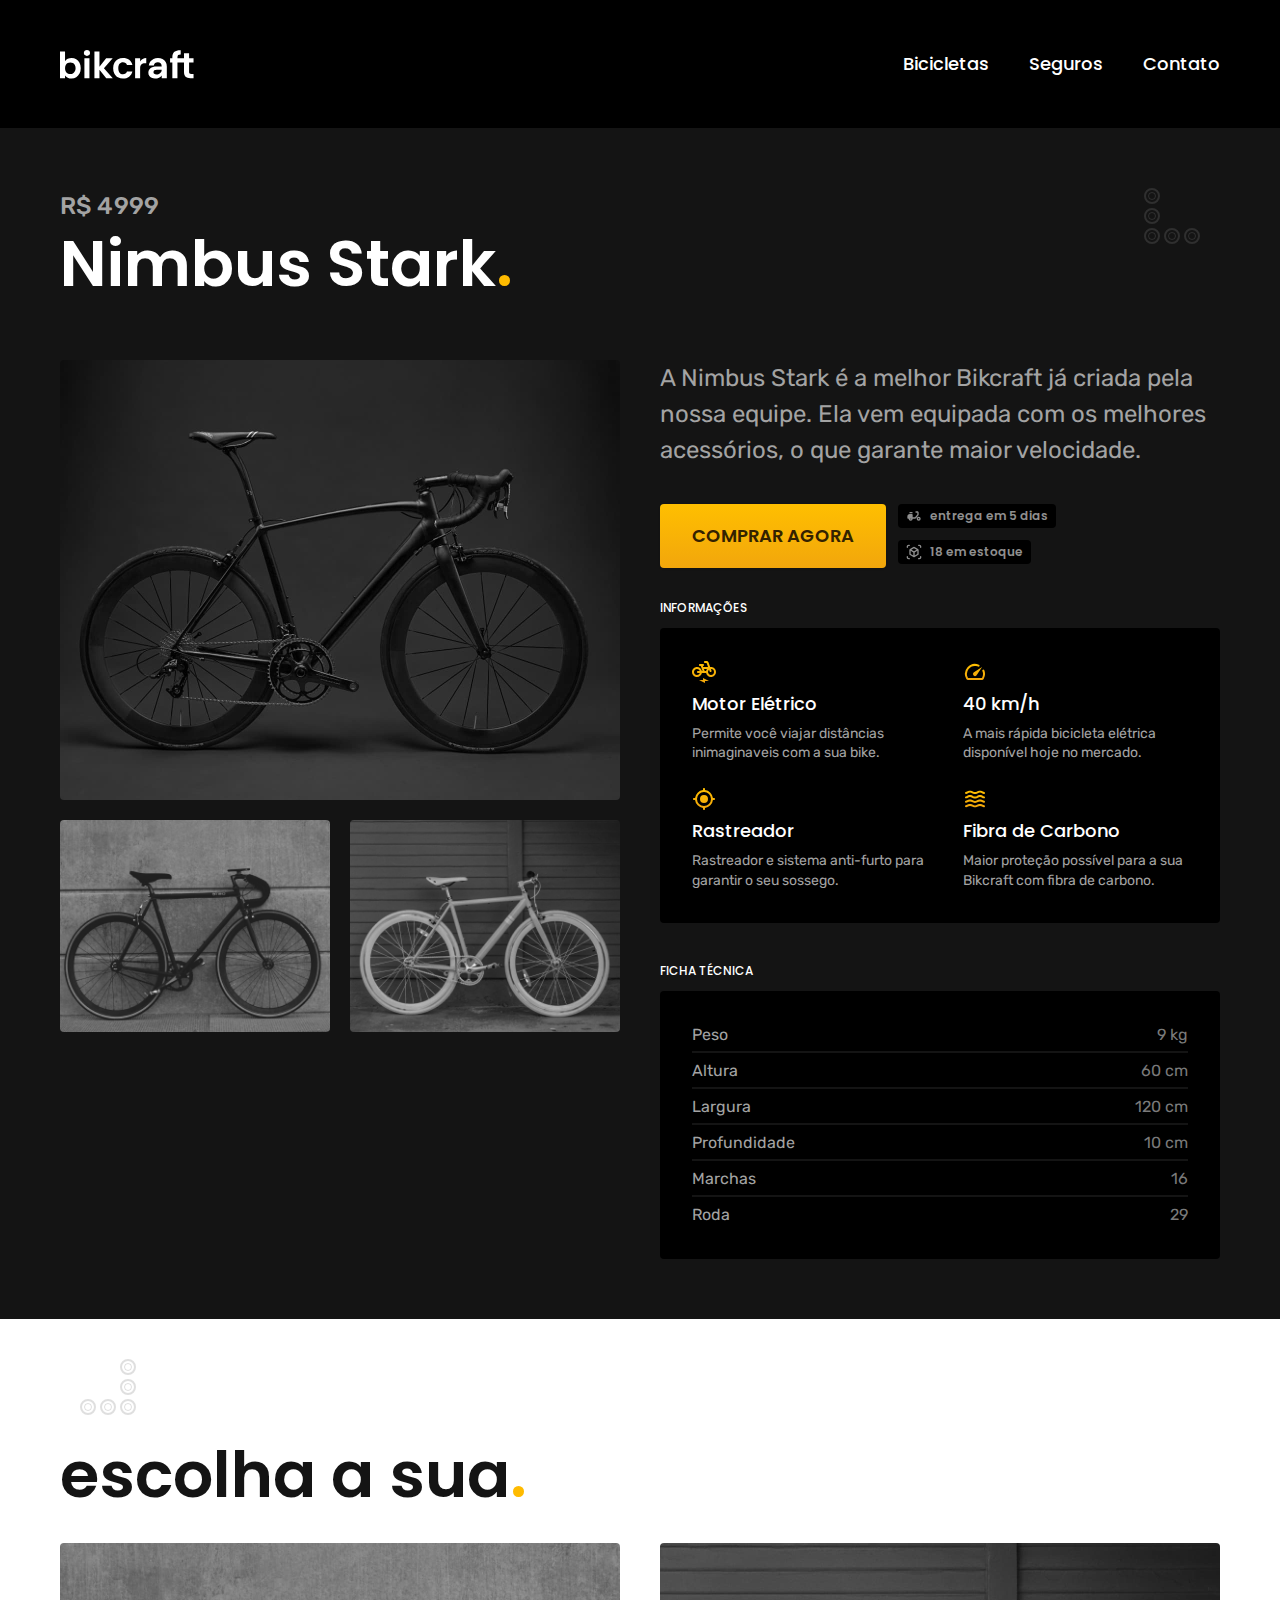
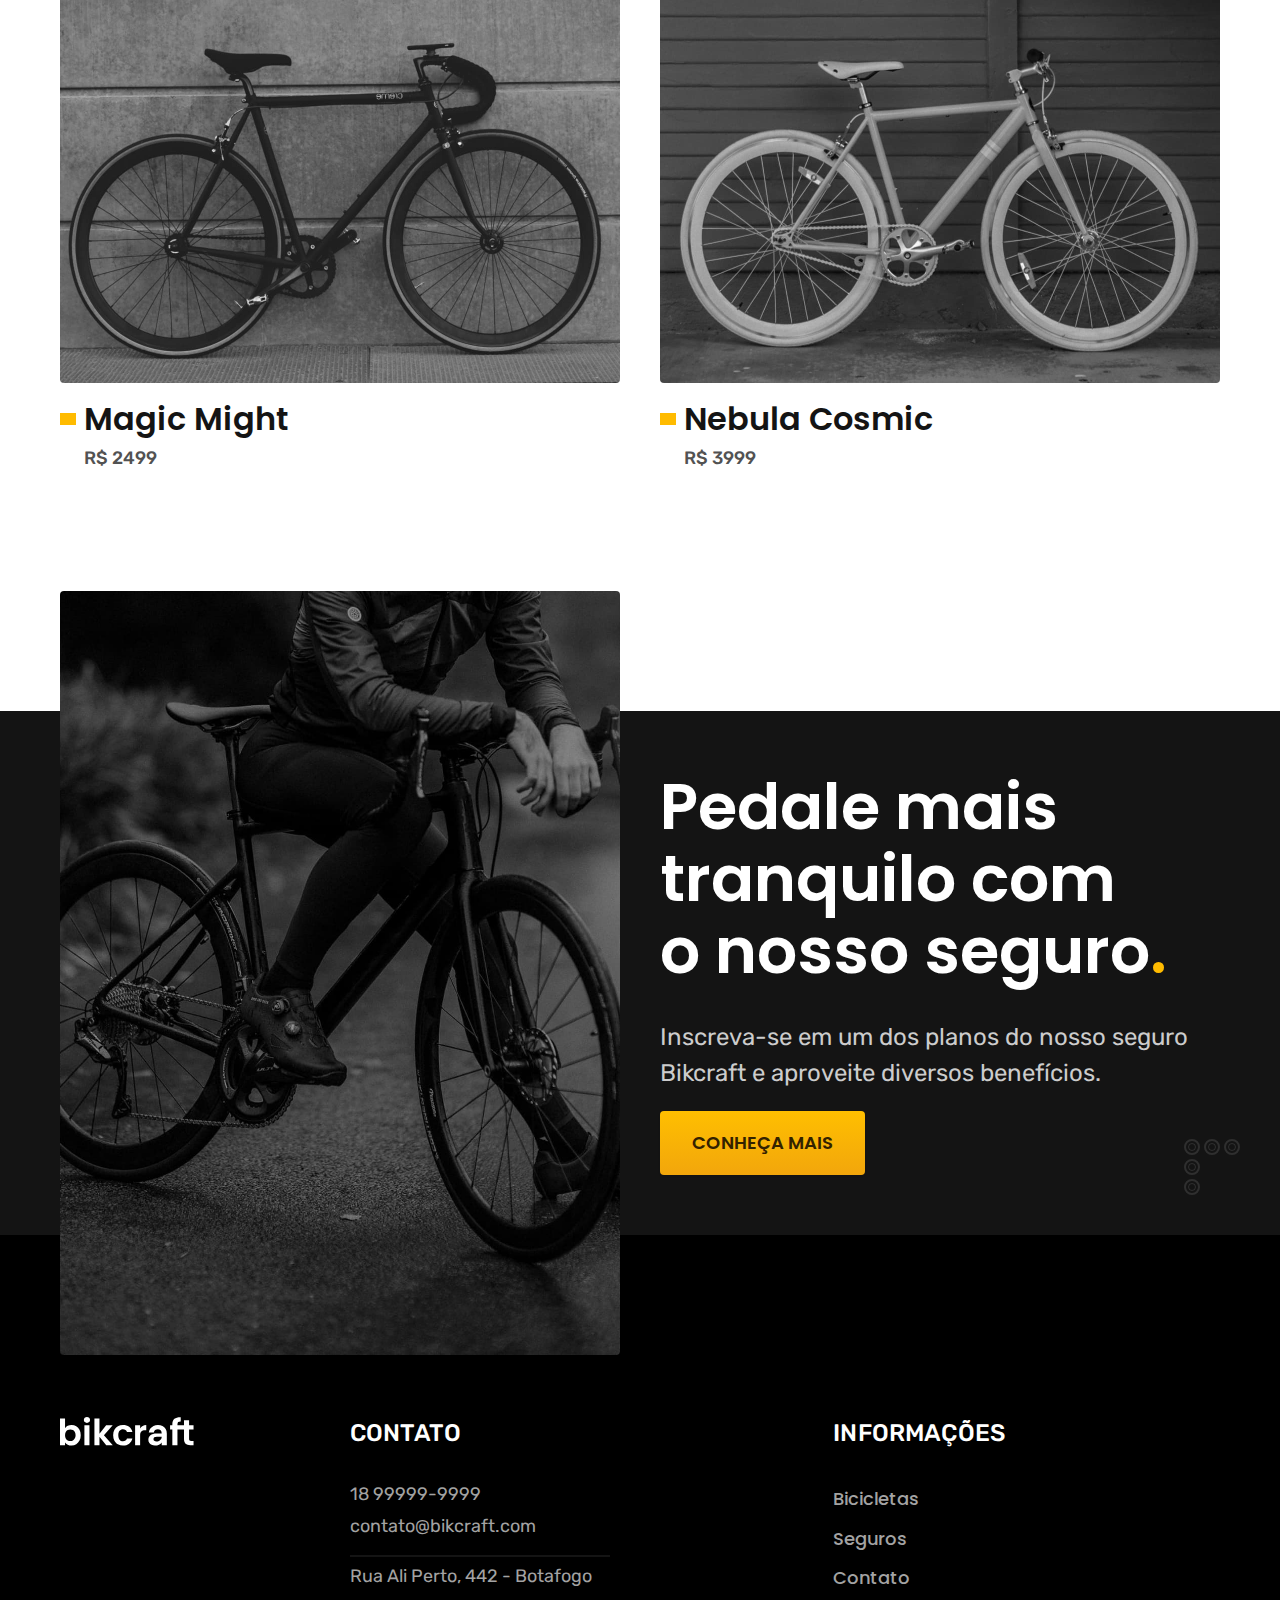
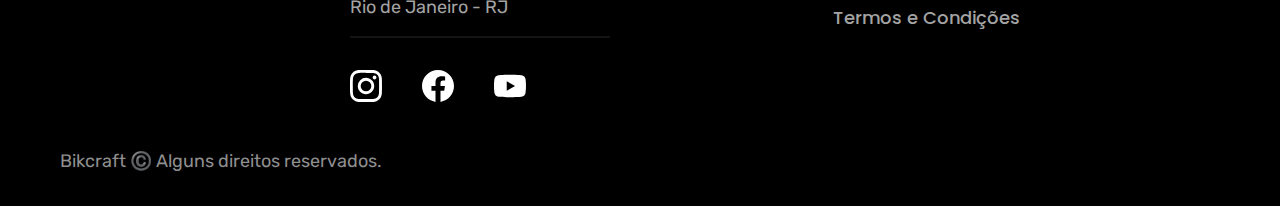
<file: bicicleta/nimbus.html>
<!DOCTYPE html>
<html lang="pt-br">

<head>
  <meta charset="UTF-8">
  <meta name="viewport" content="width=device-width, initial-scale=1.0">
  <title>Nimbus Stark | Bikcraft</title>
  <meta name="description" content="Conheça a bicicleta elétrica Nimbus Stark da Bikcraft.">

  <link rel="preconnect" href="https://fonts.googleapis.com">
  <link rel="preconnect" href="https://fonts.gstatic.com" crossorigin>
  <link href="https://fonts.googleapis.com/css2?family=Caladea:ital,wght@0,700;1,700&family=Poppins:wght@500;600&family=Rubik:wght@400;500&display=swap" rel="stylesheet">

  <link rel="preload" href="../css/style.css" as="style">
  <link rel="stylesheet" href="../css/style.css">

  <link rel="icon" href="../favicon.svg" type="image/svg+xml">
</head>

<body id="bicicleta">
  <header class="header-bg">
    <div class="container header">
      <a href="../index.html"><img src="../img/bikcraft.svg" width="136" height="32" alt="Logo da Bikcraft"></a>

      <nav aria-label="primária">
        <ul class="header-menu font-1-sm w">
          <li><a href="../bicicletas.html">Bicicletas</a></li>
          <li><a href="../seguros.html">Seguros</a></li>
          <li><a href="../contato.html">Contato</a></li>
        </ul>
      </nav>
    </div>
  </header>

  <main>
    <div class=" titulo-bg">
      <div class="titulo container">
        <span class="font-2-md-b-caps g-8">r$ 4999</span>
        <h1 class="font-1-max w">Nimbus Stark<span class="p-1">.</span></h1>
      </div>

      <div class="container bicicleta-interna">
        <ul class="bicicleta-interna-galeria">
          <li><img src="../img/bicicleta/nimbus1.jpg" width="1120" height="880" alt="Primeira foto da bicicleta Nimbus"></li>
          <li><img src="../img/bicicleta/nimbus2.jpg" width="1120" height="880" alt="Segunda foto da bicicleta Nimbus"></li>
          <li><img src="../img/bicicleta/nimbus3.jpg" width="1120" height="880" alt="Terceira foto da bicicleta Nimbus"></li>
        </ul>

        <div class="bicicleta-interna-info">
          <p class="font-2-md g-8">A Nimbus Stark é a melhor Bikcraft já criada pela nossa equipe. Ela vem equipada com os melhores acessórios, o que garante maior velocidade.</p>
          <div class="bicicleta-interna-comprar">
            <a class="botao" href="../orcamento.html">Comprar Agora</a>
            <span class="font-1-min-b g-9">entrega em 5 dias</span>
            <span class="font-1-min-b g-9">18 em estoque</span>
          </div>
          <h2 class="font-1-min-caps w">Informações</h2>
          <ul class="bicicleta-interna-informacoes">
            <li>
              <img src="../img/icones/eletrica.svg" width="24" height="24" alt="">
              <h3 class="font-1-sm w">Motor Elétrico</h3>
              <p class="font-2-min g-8">Permite você viajar distâncias inimaginaveis com a sua bike.</p>
            </li>

            <li>
              <img src="../img/icones/velocidade.svg" width="24" height="24" alt="">
              <h3 class="font-1-sm w">40 km/h</h3>
              <p class="font-2-min g-8">A mais rápida bicicleta elétrica disponível hoje no mercado.</p>
            </li>

            <li>
              <img src="../img/icones/rastreador.svg" width="24" height="24" alt="">
              <h3 class="font-1-sm w">Rastreador</h3>
              <p class="font-2-min g-8">Rastreador e sistema anti-furto para garantir o seu sossego.</p>
            </li>

            <li>
              <img src="../img/icones/carbono.svg" width="24" height="24" alt="">
              <h3 class="font-1-sm w">Fibra de Carbono</h3>
              <p class="font-2-min g-8">Maior proteção possível para a sua Bikcraft com fibra de carbono.</p>
            </li>
          </ul>

          <h2 class="font-1-min-caps w">Ficha Técnica</h2>
          <ul class="bicicleta-interna-ficha">
            <li>
              <h3 class="font-2-xsm g-8">Peso</h3>
              <span class="font-2-xsm g-10">9 kg</span>
            </li>
            <li>
              <h3 class="font-2-xsm g-8">Altura</h3>
              <span class="font-2-xsm g-10">60 cm</span>
            </li>
            <li>
              <h3 class="font-2-xsm g-8">Largura</h3>
              <span class="font-2-xsm g-10">120 cm</span>
            </li>
            <li>
              <h3 class="font-2-xsm g-8">Profundidade</h3>
              <span class="font-2-xsm g-10">10 cm</span>
            </li>
            <li>
              <h3 class="font-2-xsm g-8">Marchas</h3>
              <span class="font-2-xsm g-10">16</span>
            </li>
            <li>
              <h3 class="font-2-xsm g-8">Roda</h3>
              <span class="font-2-xsm g-10">29</span>
            </li>
          </ul>
        </div>
      </div>
    </div>
  </main>

  <article class="container escolha" aria-labelledby="aria-escolha">
    <h2 id="aria-escolha" class="font-1-max g-15">escolha a sua<span class="p-1">.</span></h2>

    <ul class="escolha-lista">
      <li>
        <a href="./magic.html">
          <img src="../img/bicicletas/magic.jpg" width="1120" height="880" alt="Foto da bicicleta Magic">
          <h3 class="font-1-lg g-15">Magic Might</h3>
          <span class="font-2-sm-b g-12">R$ 2499</span>
        </a>
      </li>
      <li>
        <a href="./nebula.html">
          <img src="../img/bicicletas/nebula.jpg" width="1120" height="880" alt="Foto da bicicleta Nebula">
          <h3 class="font-1-lg g-15">Nebula Cosmic</h3>
          <span class="font-2-sm-b g-12">R$ 3999</span>
        </a>
      </li>
    </ul>
  </article>

  <section class="seguro-bicicleta-interna-bg">
    <div class="seguro-bicicleta-interna container">
      <picture class="seguro-bicicleta-interna-img">
        <source media="(max-width: 800px)" srcset="../img/fotos/seguros-otm.jpg">
        <img src="../img/fotos/seguros.jpg" width="1360" height="1512" alt="Foto de uma pessoa em cima da bicicleta Bikcraft">
      </picture>
      <div class="seguro-bicicleta-interna-info">
        <h2 class="font-1-max w">Pedale mais tranquilo com <br> o nosso seguro<span class="p-1">.</span></h2>
        <p class="font-2-md g-6">Inscreva-se em um dos planos do nosso seguro Bikcraft e aproveite diversos benefícios.</p>
        <a class="botao" href="../seguros.html">Conheça mais</a>
      </div>
    </div>
  </section>

  <footer class="footer-bg">
    <div class="footer container">
      <img src="../img/bikcraft.svg" width="136" height="32" alt="Logo da Bikcraft">
      <ul class="footer-contato font-2-sm g-8">
        <h2 class="font-2-md-b-caps w">Contato</h2>
        <li><a href="tel:+5518999999999">18 99999-9999</a></li>
        <li><a href="mailto:contato@bikcraft.com">contato@bikcraft.com</a></li>
        <li>Rua Ali Perto, 442 - Botafogo <span>Rio de Janeiro - RJ</span></li>
        <ul class="footer-redes">
          <li><a href=""><img src="/img/redes-sociais/instagram.svg" width="32" height="32" alt="Instagram"></a></li>
          <li><a href=""><img src="/img/redes-sociais/facebook.svg" width="32" height="32" alt="Facebook"></a></li>
          <li><a href=""><img src="/img/redes-sociais/youtube.svg" width="32" height="32" alt="Youtube"></a></li>
        </ul>
      </ul>
      <nav>
        <ul class="font-1-sm g-8 footer-informacoes">
          <h2 class="font-2-md-b-caps w">Informações</h2>
          <li><a href="../bicicletas.html">Bicicletas</a></li>
          <li><a href="../seguros.html">Seguros</a></li>
          <li><a href="../contato.html">Contato</a></li>
          <li><a href="../termos.html">Termos e Condições</a></li>
        </ul>
      </nav>
      <span class="footer-copy font-2-sm g-9">Bikcraft ©️ Alguns direitos reservados.</span>
    </div>
  </footer>
</body>

</html>
</file>
<file: css/style.css>
/*Global CSS */
@import "./global/reset.css";
@import "./global/header.css";
@import "./global/footer.css";

/*Utility-First CSS*/
@import "./utilitario/componentes.css";
@import "./utilitario/tipografia.css";
@import "./utilitario/cores.css";
@import "./utilitario/form.css";

/*Home*/
@import "./home/introducao.css";
@import "./home/escolha.css";
@import "./home/tecnologia.css";
@import "./home/parceiros.css";
@import "./home/depoimento.css";
@import "./home/seguros.css";

/*Bicicletas*/
@import "./bicicletas/bicicletas.css";

/*Bicicleta Interna*/
@import "./bicicleta/bicicleta-interna.css";
@import "./bicicleta/seguro-bicicleta-interna.css";

/*Seguros*/
@import "./seguros/vantagens.css";
@import "./seguros/perguntas.css";

/*Contato*/
@import "./contato/contato.css";
@import "./contato/lojas.css";

/*Orçamento*/
@import "./orcamento/orcamento.css";

/*Termos*/
@import "./termos/termos.css";
</file>
